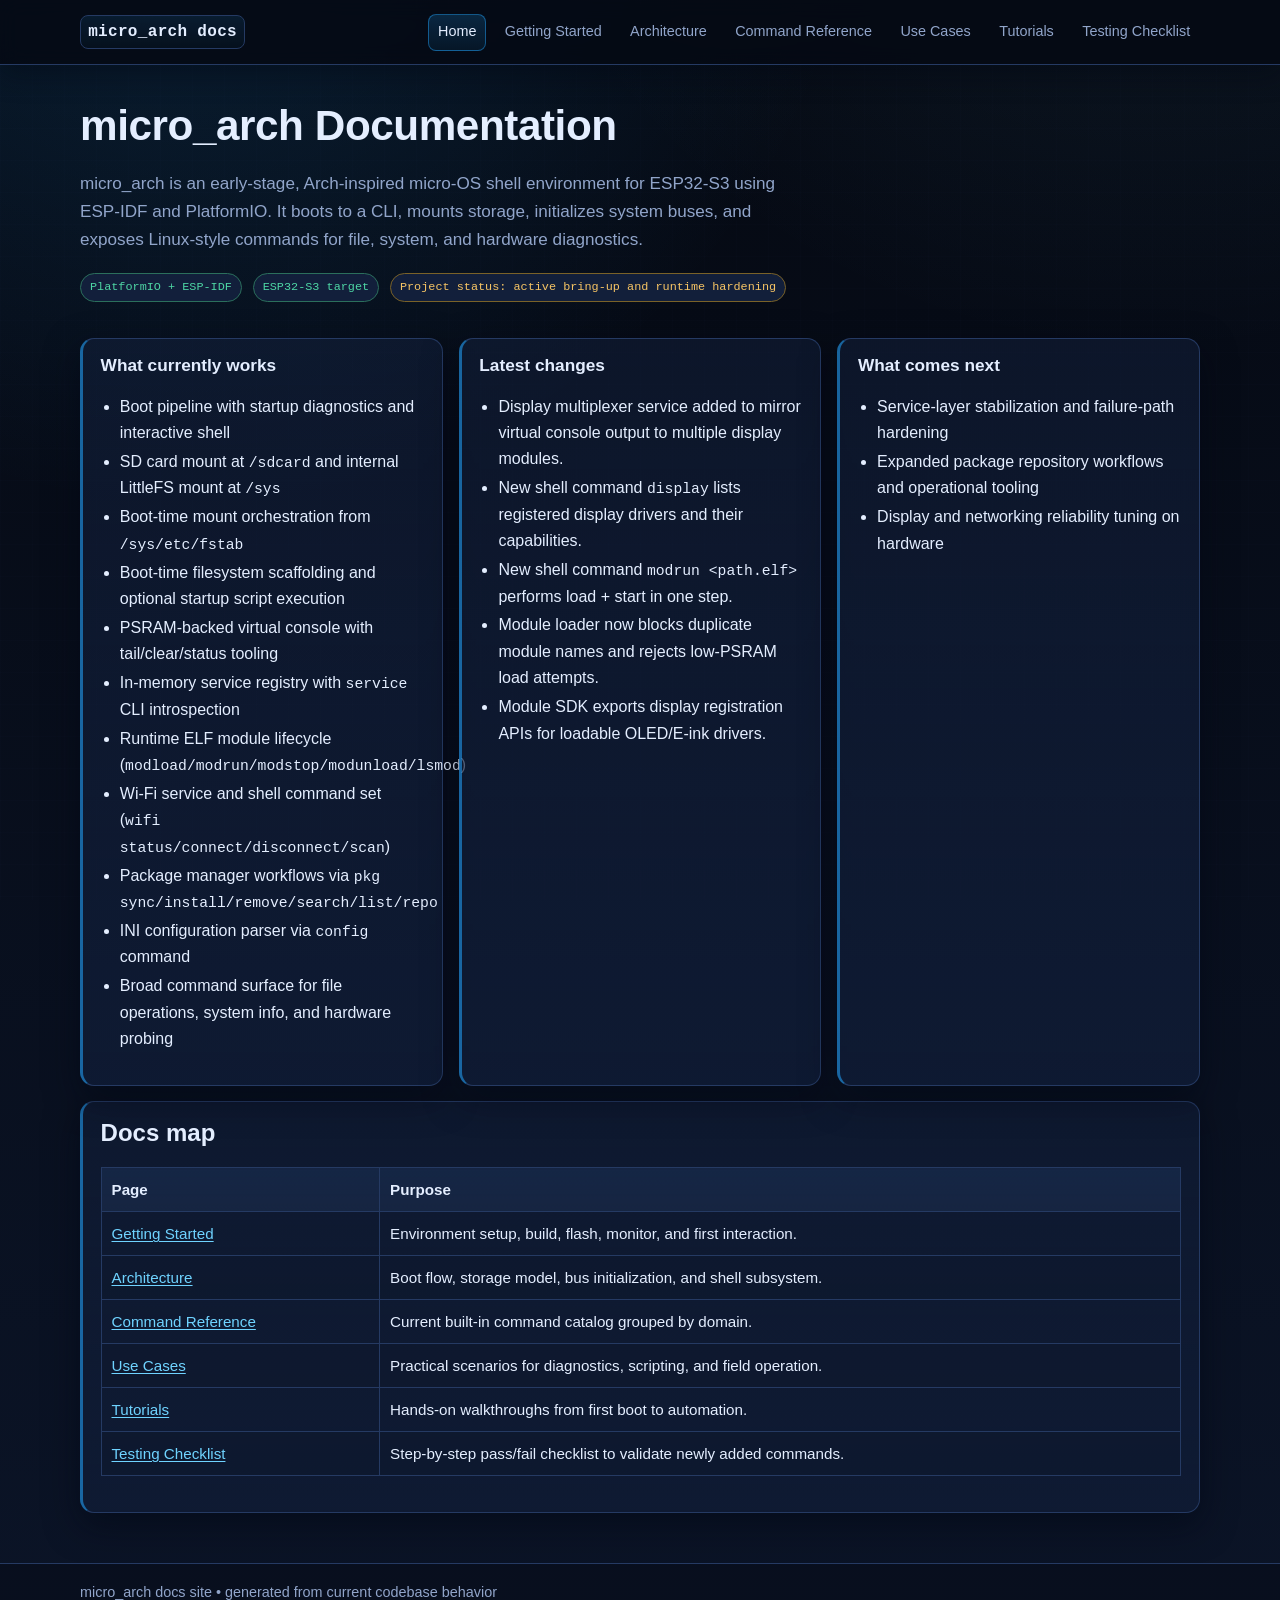
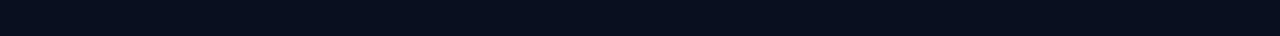
<file: docs-site/index.html>
<!doctype html>
<html lang="en">
<head>
  <meta charset="utf-8">
  <meta name="viewport" content="width=device-width, initial-scale=1">
  <title>micro_arch Documentation</title>
  <link rel="stylesheet" href="styles.css">
</head>
<body>
  <header>
    <div class="container header-row">
      <a class="brand" href="index.html">micro_arch docs</a>
      <nav>
        <a class="active" href="index.html">Home</a>
        <a href="getting-started.html">Getting Started</a>
        <a href="architecture.html">Architecture</a>
        <a href="command-reference.html">Command Reference</a>
        <a href="use-cases.html">Use Cases</a>
        <a href="tutorials.html">Tutorials</a>
        <a href="testing-checklist.html">Testing Checklist</a>
      </nav>
    </div>
  </header>

  <main class="container">
    <h1>micro_arch Documentation</h1>
    <p class="lead">
      micro_arch is an early-stage, Arch-inspired micro-OS shell environment for ESP32-S3 using ESP-IDF and PlatformIO.
      It boots to a CLI, mounts storage, initializes system buses, and exposes Linux-style commands for file, system,
      and hardware diagnostics.
    </p>

    <p>
      <span class="badge ok">PlatformIO + ESP-IDF</span>
      <span class="badge ok">ESP32-S3 target</span>
      <span class="badge warn">Project status: active bring-up and runtime hardening</span>
    </p>

    <section class="grid cols-2">
      <article class="card">
        <h3>What currently works</h3>
        <ul>
          <li>Boot pipeline with startup diagnostics and interactive shell</li>
          <li>SD card mount at <code>/sdcard</code> and internal LittleFS mount at <code>/sys</code></li>
          <li>Boot-time mount orchestration from <code>/sys/etc/fstab</code></li>
          <li>Boot-time filesystem scaffolding and optional startup script execution</li>
           <li>PSRAM-backed virtual console with tail/clear/status tooling</li>
           <li>In-memory service registry with <code>service</code> CLI introspection</li>
           <li>Runtime ELF module lifecycle (<code>modload/modrun/modstop/modunload/lsmod</code>)</li>
           <li>Wi-Fi service and shell command set (<code>wifi status/connect/disconnect/scan</code>)</li>
           <li>Package manager workflows via <code>pkg sync/install/remove/search/list/repo</code></li>
           <li>INI configuration parser via <code>config</code> command</li>
           <li>Broad command surface for file operations, system info, and hardware probing</li>
         </ul>
      </article>

      <article class="card">
        <h3>Latest changes</h3>
        <ul>
          <li>Display multiplexer service added to mirror virtual console output to multiple display modules.</li>
          <li>New shell command <code>display</code> lists registered display drivers and their capabilities.</li>
          <li>New shell command <code>modrun &lt;path.elf&gt;</code> performs load + start in one step.</li>
          <li>Module loader now blocks duplicate module names and rejects low-PSRAM load attempts.</li>
          <li>Module SDK exports display registration APIs for loadable OLED/E-ink drivers.</li>
        </ul>
      </article>

      <article class="card">
        <h3>What comes next</h3>
        <ul>
          <li>Service-layer stabilization and failure-path hardening</li>
          <li>Expanded package repository workflows and operational tooling</li>
          <li>Display and networking reliability tuning on hardware</li>
        </ul>
      </article>
    </section>

    <section class="card">
      <h2>Docs map</h2>
      <table>
        <thead>
          <tr><th>Page</th><th>Purpose</th></tr>
        </thead>
        <tbody>
          <tr><td><a href="getting-started.html">Getting Started</a></td><td>Environment setup, build, flash, monitor, and first interaction.</td></tr>
          <tr><td><a href="architecture.html">Architecture</a></td><td>Boot flow, storage model, bus initialization, and shell subsystem.</td></tr>
          <tr><td><a href="command-reference.html">Command Reference</a></td><td>Current built-in command catalog grouped by domain.</td></tr>
          <tr><td><a href="use-cases.html">Use Cases</a></td><td>Practical scenarios for diagnostics, scripting, and field operation.</td></tr>
          <tr><td><a href="tutorials.html">Tutorials</a></td><td>Hands-on walkthroughs from first boot to automation.</td></tr>
          <tr><td><a href="testing-checklist.html">Testing Checklist</a></td><td>Step-by-step pass/fail checklist to validate newly added commands.</td></tr>
        </tbody>
      </table>
    </section>

  </main>

  <footer>
    <div class="container">micro_arch docs site • generated from current codebase behavior</div>
  </footer>
</body>
</html>
</file>
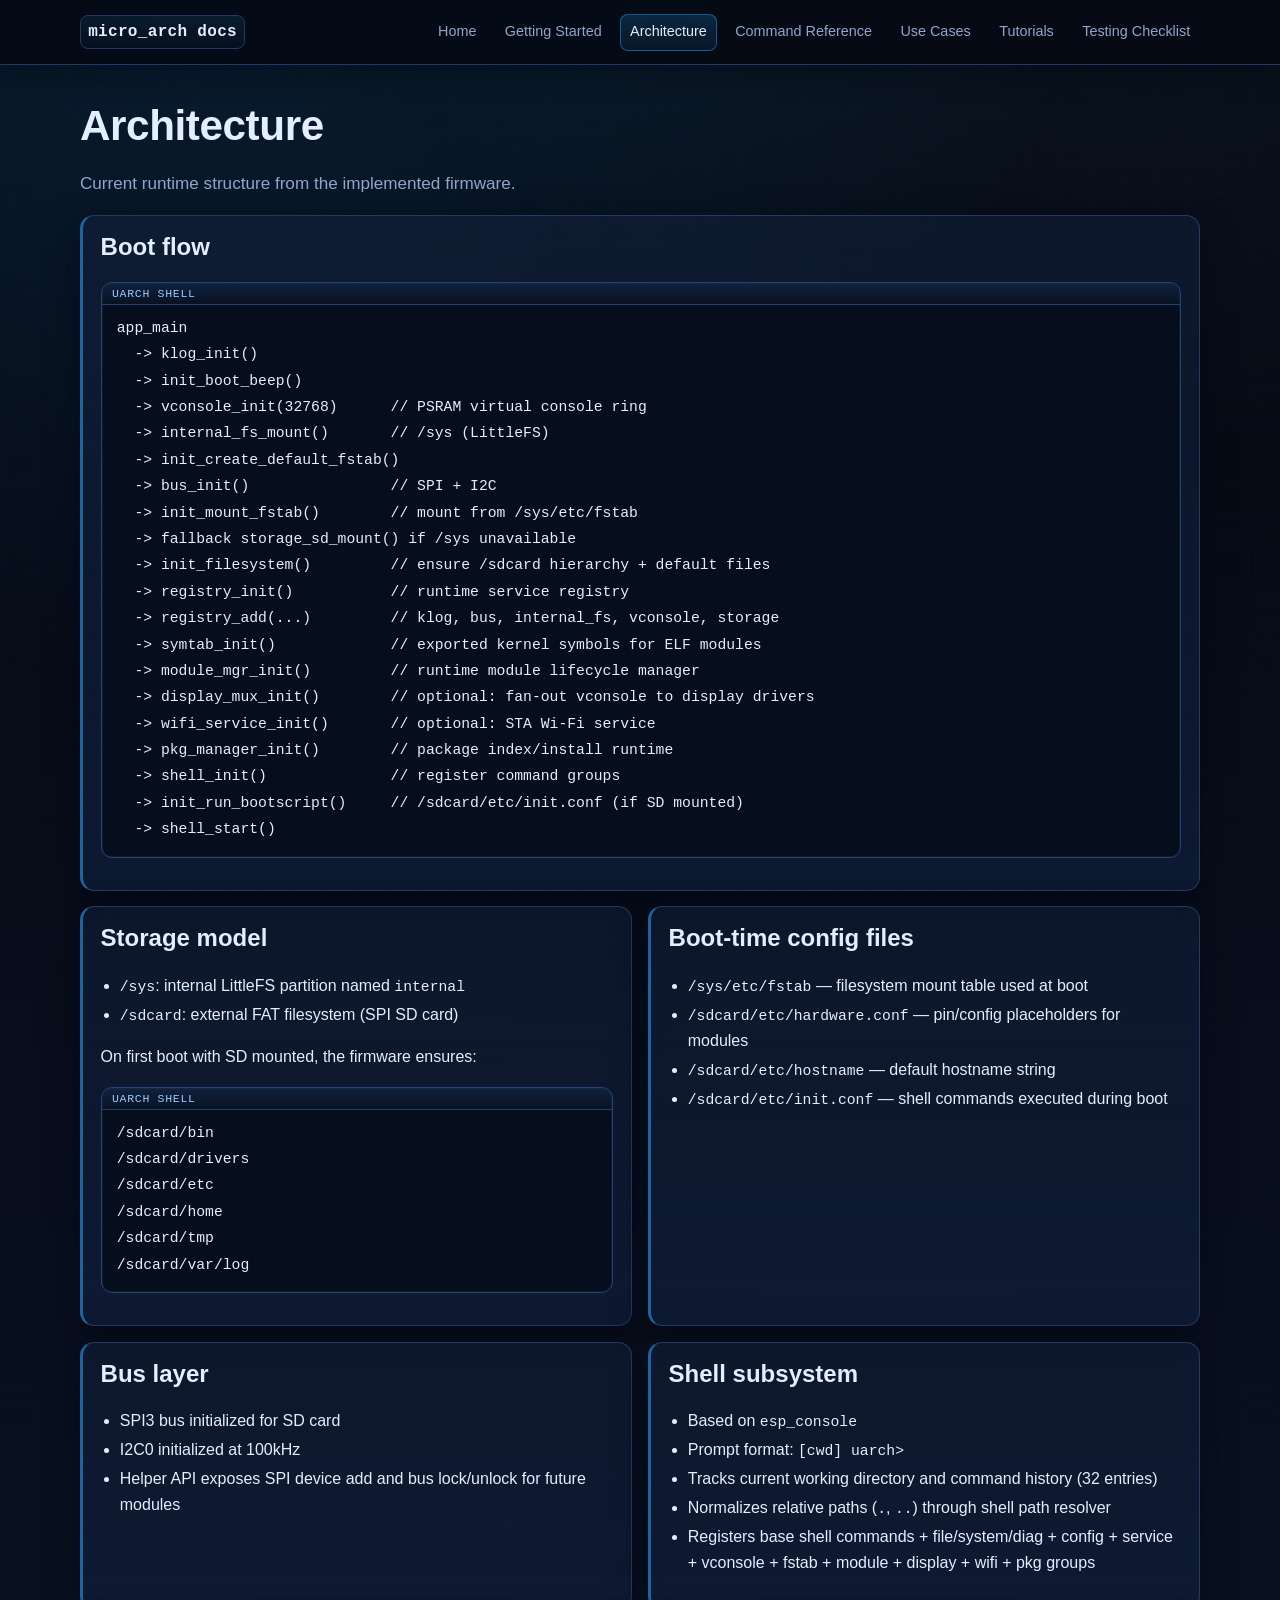
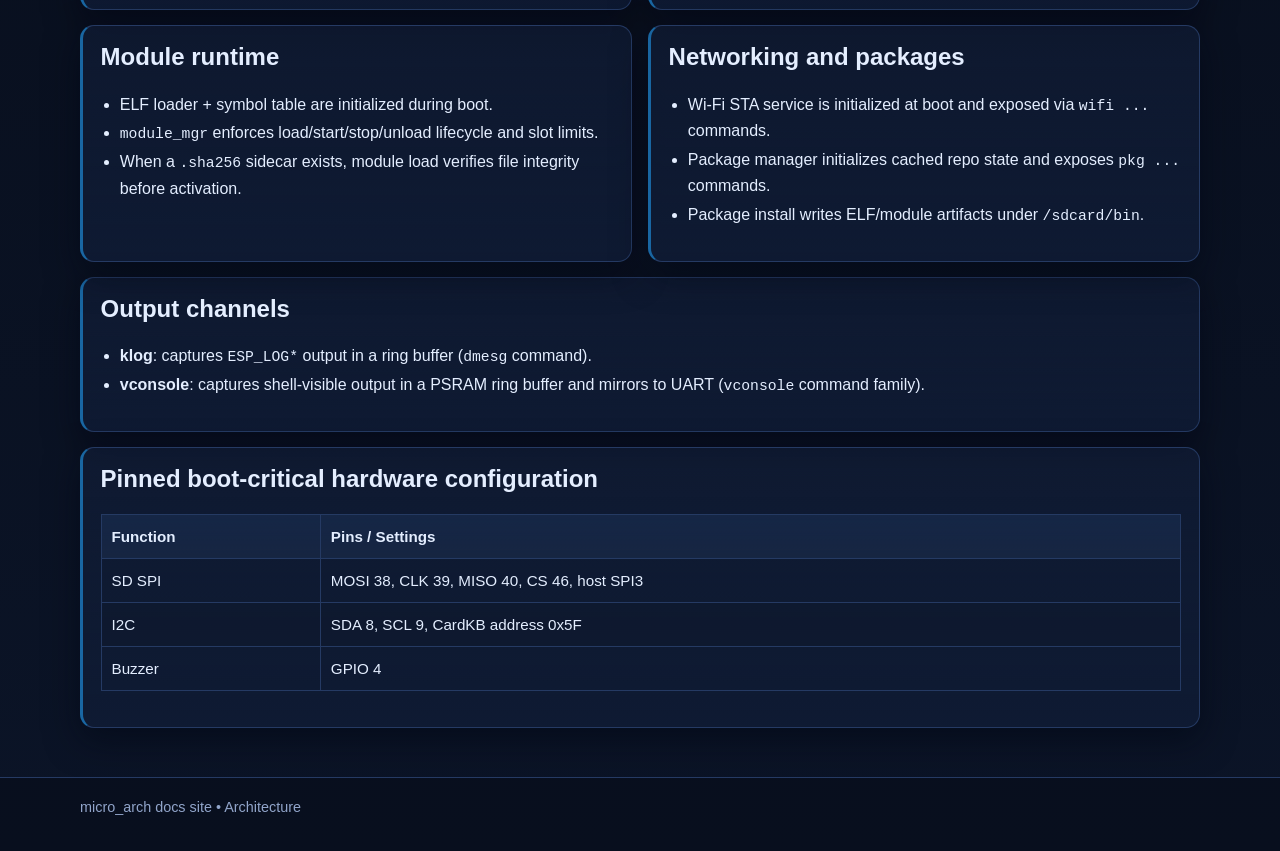
<file: docs-site/architecture.html>
<!doctype html>
<html lang="en">
<head>
  <meta charset="utf-8">
  <meta name="viewport" content="width=device-width, initial-scale=1">
  <title>Architecture • micro_arch</title>
  <link rel="stylesheet" href="styles.css">
</head>
<body>
  <header>
    <div class="container header-row">
      <a class="brand" href="index.html">micro_arch docs</a>
      <nav>
        <a href="index.html">Home</a>
        <a href="getting-started.html">Getting Started</a>
        <a class="active" href="architecture.html">Architecture</a>
        <a href="command-reference.html">Command Reference</a>
        <a href="use-cases.html">Use Cases</a>
        <a href="tutorials.html">Tutorials</a>
        <a href="testing-checklist.html">Testing Checklist</a>
      </nav>
    </div>
  </header>

  <main class="container">
    <h1>Architecture</h1>
    <p class="lead">Current runtime structure from the implemented firmware.</p>

    <section class="card">
      <h2>Boot flow</h2>
      <pre><code>app_main
  -> klog_init()
  -> init_boot_beep()
  -> vconsole_init(32768)      // PSRAM virtual console ring
  -> internal_fs_mount()       // /sys (LittleFS)
  -> init_create_default_fstab()
  -> bus_init()                // SPI + I2C
  -> init_mount_fstab()        // mount from /sys/etc/fstab
  -> fallback storage_sd_mount() if /sys unavailable
  -> init_filesystem()         // ensure /sdcard hierarchy + default files
  -> registry_init()           // runtime service registry
  -> registry_add(...)         // klog, bus, internal_fs, vconsole, storage
  -> symtab_init()             // exported kernel symbols for ELF modules
  -> module_mgr_init()         // runtime module lifecycle manager
  -> display_mux_init()        // optional: fan-out vconsole to display drivers
  -> wifi_service_init()       // optional: STA Wi-Fi service
  -> pkg_manager_init()        // package index/install runtime
  -> shell_init()              // register command groups
  -> init_run_bootscript()     // /sdcard/etc/init.conf (if SD mounted)
  -> shell_start()</code></pre>
    </section>

    <section class="grid cols-2">
      <article class="card">
        <h2>Storage model</h2>
        <ul>
          <li><code>/sys</code>: internal LittleFS partition named <code>internal</code></li>
          <li><code>/sdcard</code>: external FAT filesystem (SPI SD card)</li>
        </ul>
        <p>On first boot with SD mounted, the firmware ensures:</p>
        <pre><code>/sdcard/bin
/sdcard/drivers
/sdcard/etc
/sdcard/home
/sdcard/tmp
/sdcard/var/log</code></pre>
      </article>

      <article class="card">
        <h2>Boot-time config files</h2>
        <ul>
          <li><code>/sys/etc/fstab</code> — filesystem mount table used at boot</li>
          <li><code>/sdcard/etc/hardware.conf</code> — pin/config placeholders for modules</li>
          <li><code>/sdcard/etc/hostname</code> — default hostname string</li>
          <li><code>/sdcard/etc/init.conf</code> — shell commands executed during boot</li>
        </ul>
      </article>
    </section>

    <section class="grid cols-2">
      <article class="card">
        <h2>Bus layer</h2>
        <ul>
          <li>SPI3 bus initialized for SD card</li>
          <li>I2C0 initialized at 100kHz</li>
          <li>Helper API exposes SPI device add and bus lock/unlock for future modules</li>
        </ul>
      </article>

      <article class="card">
        <h2>Shell subsystem</h2>
        <ul>
          <li>Based on <code>esp_console</code></li>
          <li>Prompt format: <code>[cwd] uarch&gt;</code></li>
          <li>Tracks current working directory and command history (32 entries)</li>
          <li>Normalizes relative paths (<code>.</code>, <code>..</code>) through shell path resolver</li>
          <li>Registers base shell commands + file/system/diag + config + service + vconsole + fstab + module + display + wifi + pkg groups</li>
        </ul>
      </article>
    </section>

    <section class="grid cols-2">
      <article class="card">
        <h2>Module runtime</h2>
        <ul>
          <li>ELF loader + symbol table are initialized during boot.</li>
          <li><code>module_mgr</code> enforces load/start/stop/unload lifecycle and slot limits.</li>
          <li>When a <code>.sha256</code> sidecar exists, module load verifies file integrity before activation.</li>
        </ul>
      </article>

      <article class="card">
        <h2>Networking and packages</h2>
        <ul>
          <li>Wi-Fi STA service is initialized at boot and exposed via <code>wifi ...</code> commands.</li>
          <li>Package manager initializes cached repo state and exposes <code>pkg ...</code> commands.</li>
          <li>Package install writes ELF/module artifacts under <code>/sdcard/bin</code>.</li>
        </ul>
      </article>
    </section>

    <section class="card">
      <h2>Output channels</h2>
      <ul>
        <li><strong>klog</strong>: captures <code>ESP_LOG*</code> output in a ring buffer (<code>dmesg</code> command).</li>
        <li><strong>vconsole</strong>: captures shell-visible output in a PSRAM ring buffer and mirrors to UART (<code>vconsole</code> command family).</li>
      </ul>
    </section>

    <section class="card">
      <h2>Pinned boot-critical hardware configuration</h2>
      <table>
        <thead>
          <tr><th>Function</th><th>Pins / Settings</th></tr>
        </thead>
        <tbody>
          <tr><td>SD SPI</td><td>MOSI 38, CLK 39, MISO 40, CS 46, host SPI3</td></tr>
          <tr><td>I2C</td><td>SDA 8, SCL 9, CardKB address 0x5F</td></tr>
          <tr><td>Buzzer</td><td>GPIO 4</td></tr>
        </tbody>
      </table>
    </section>
  </main>

  <footer>
    <div class="container">micro_arch docs site • Architecture</div>
  </footer>
</body>
</html>
</file>
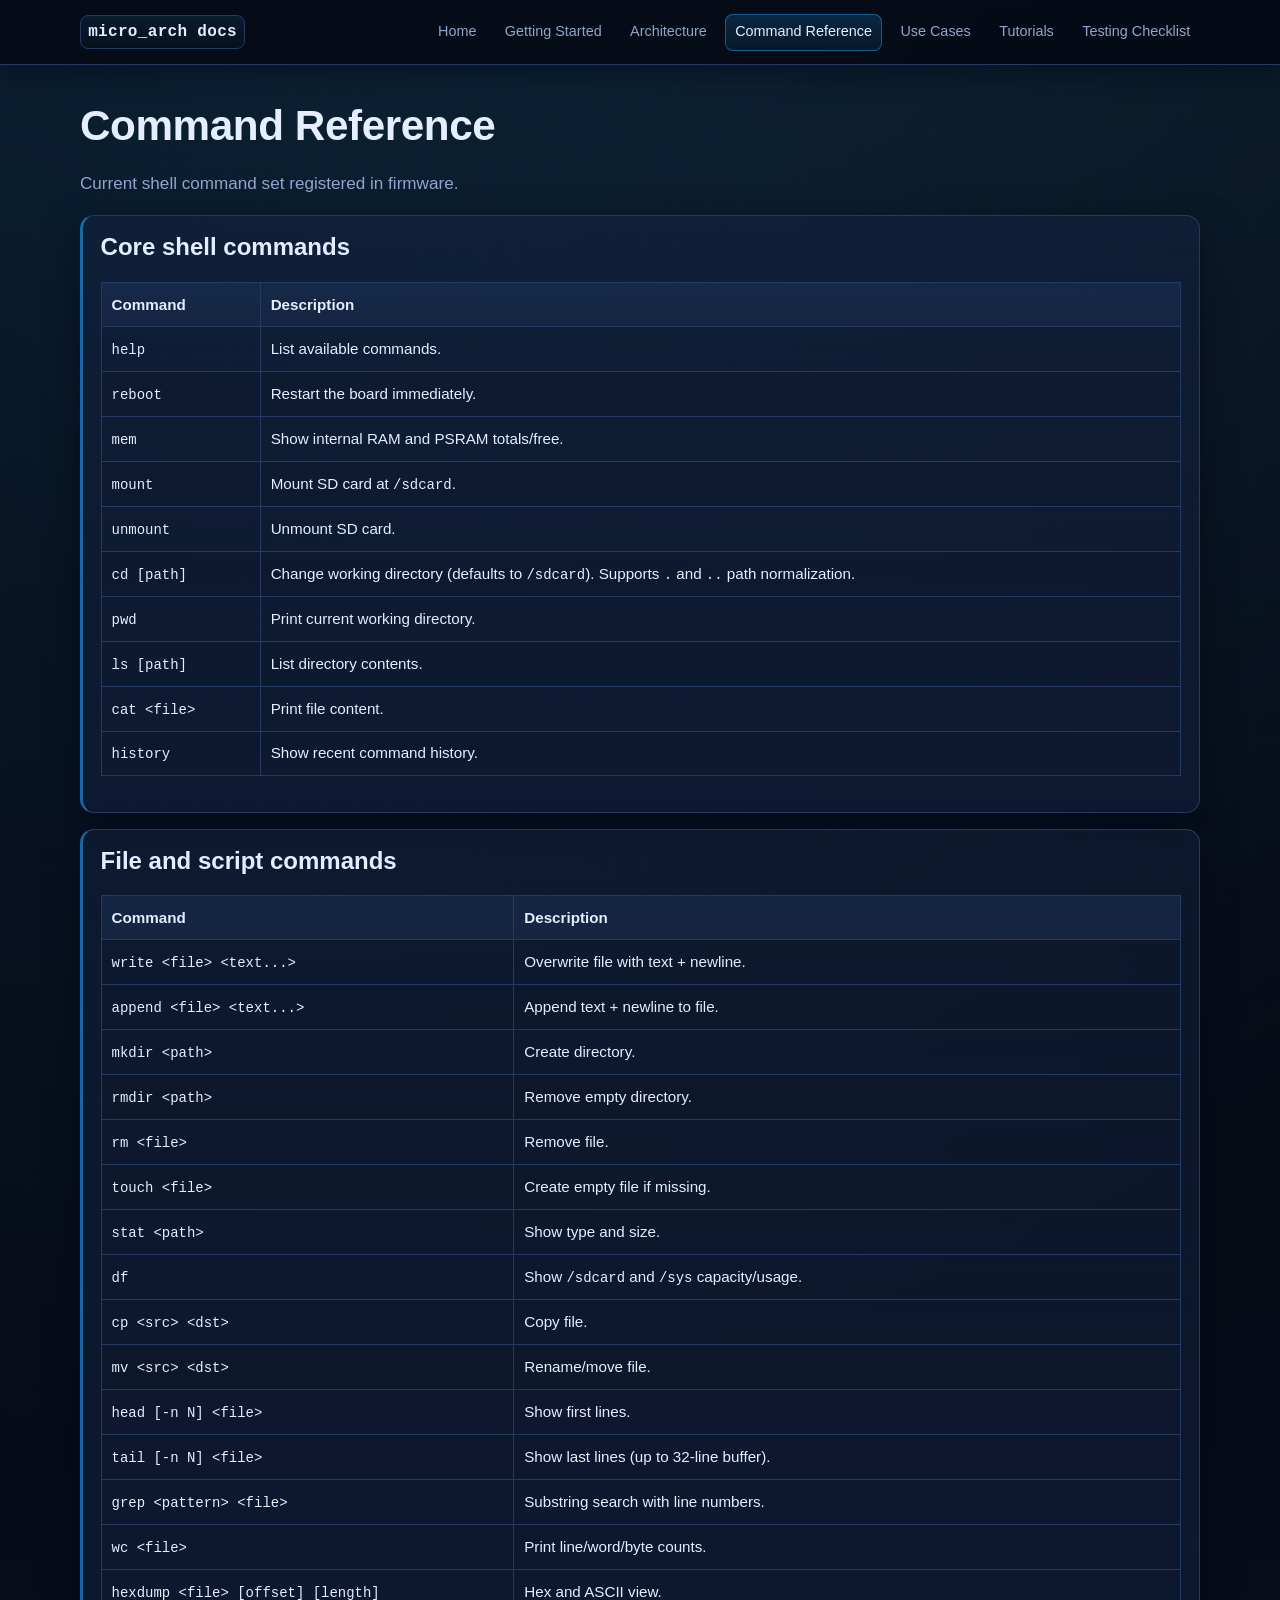
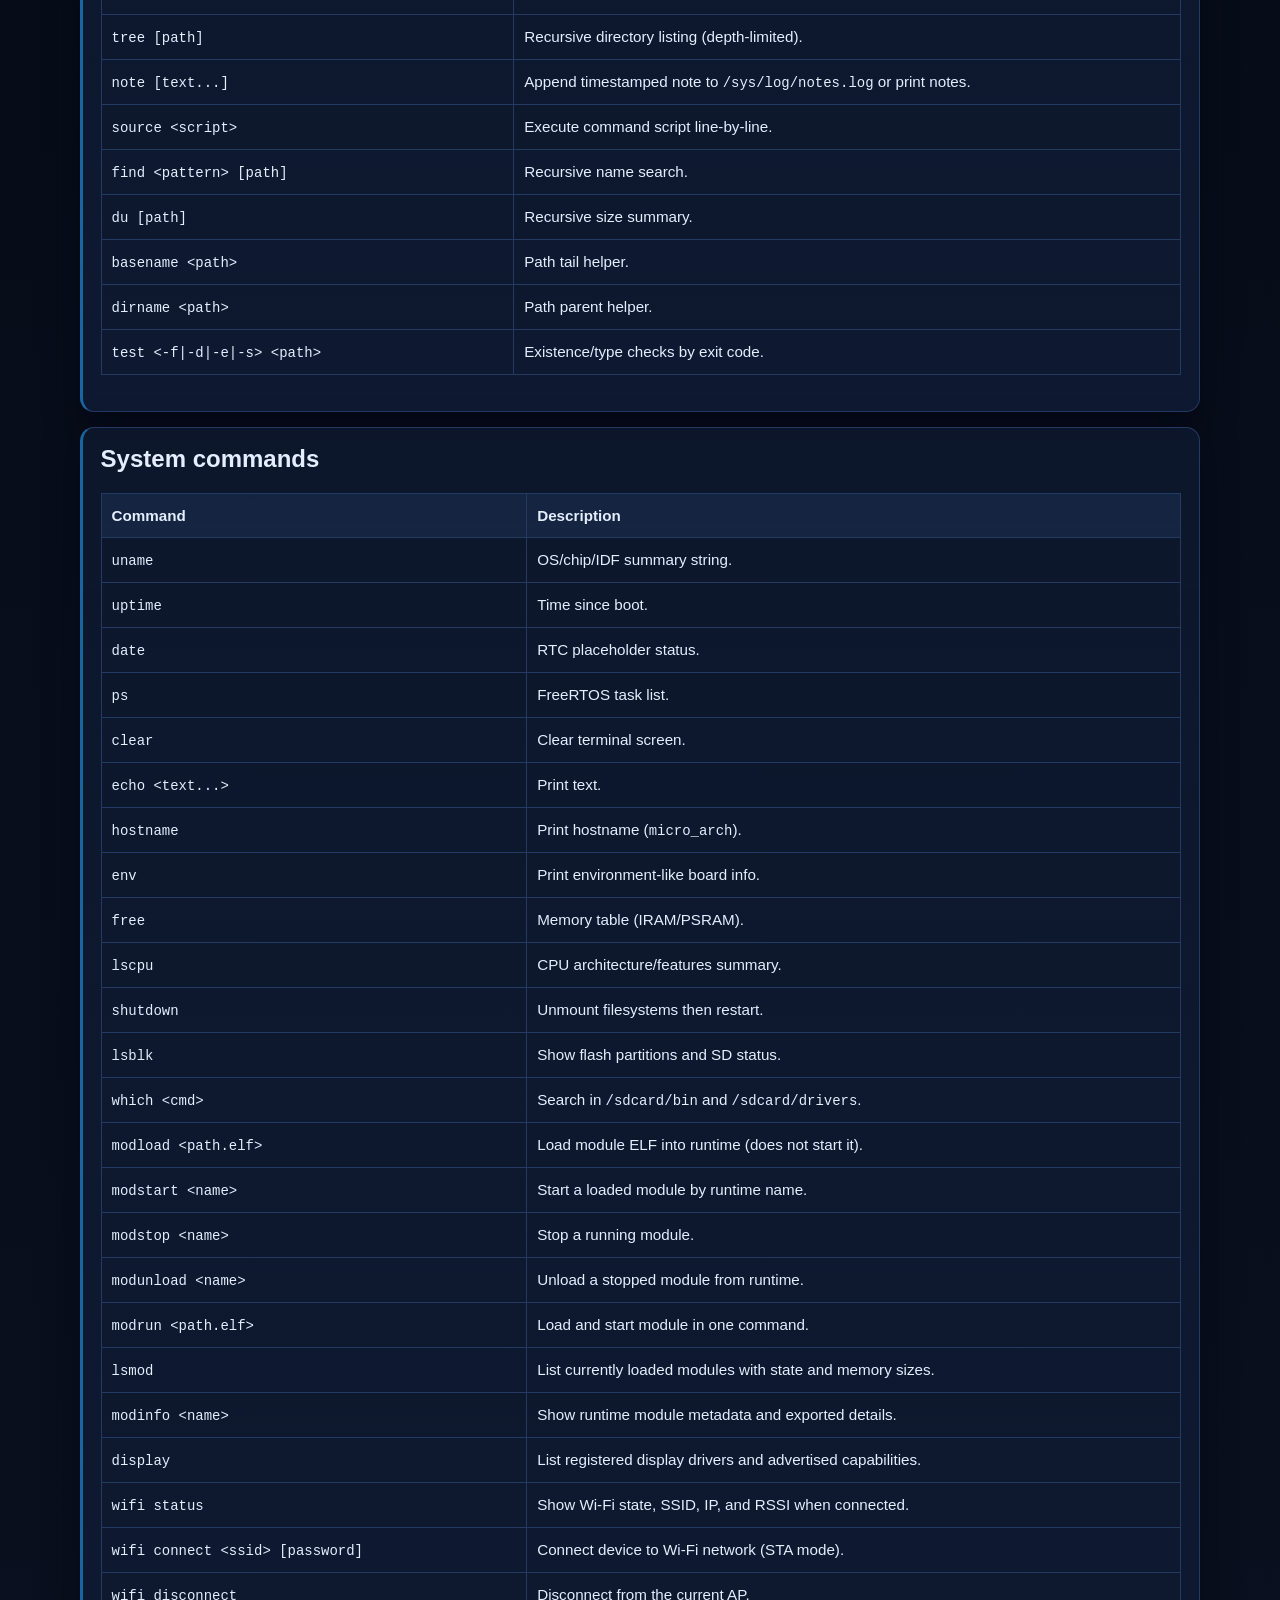
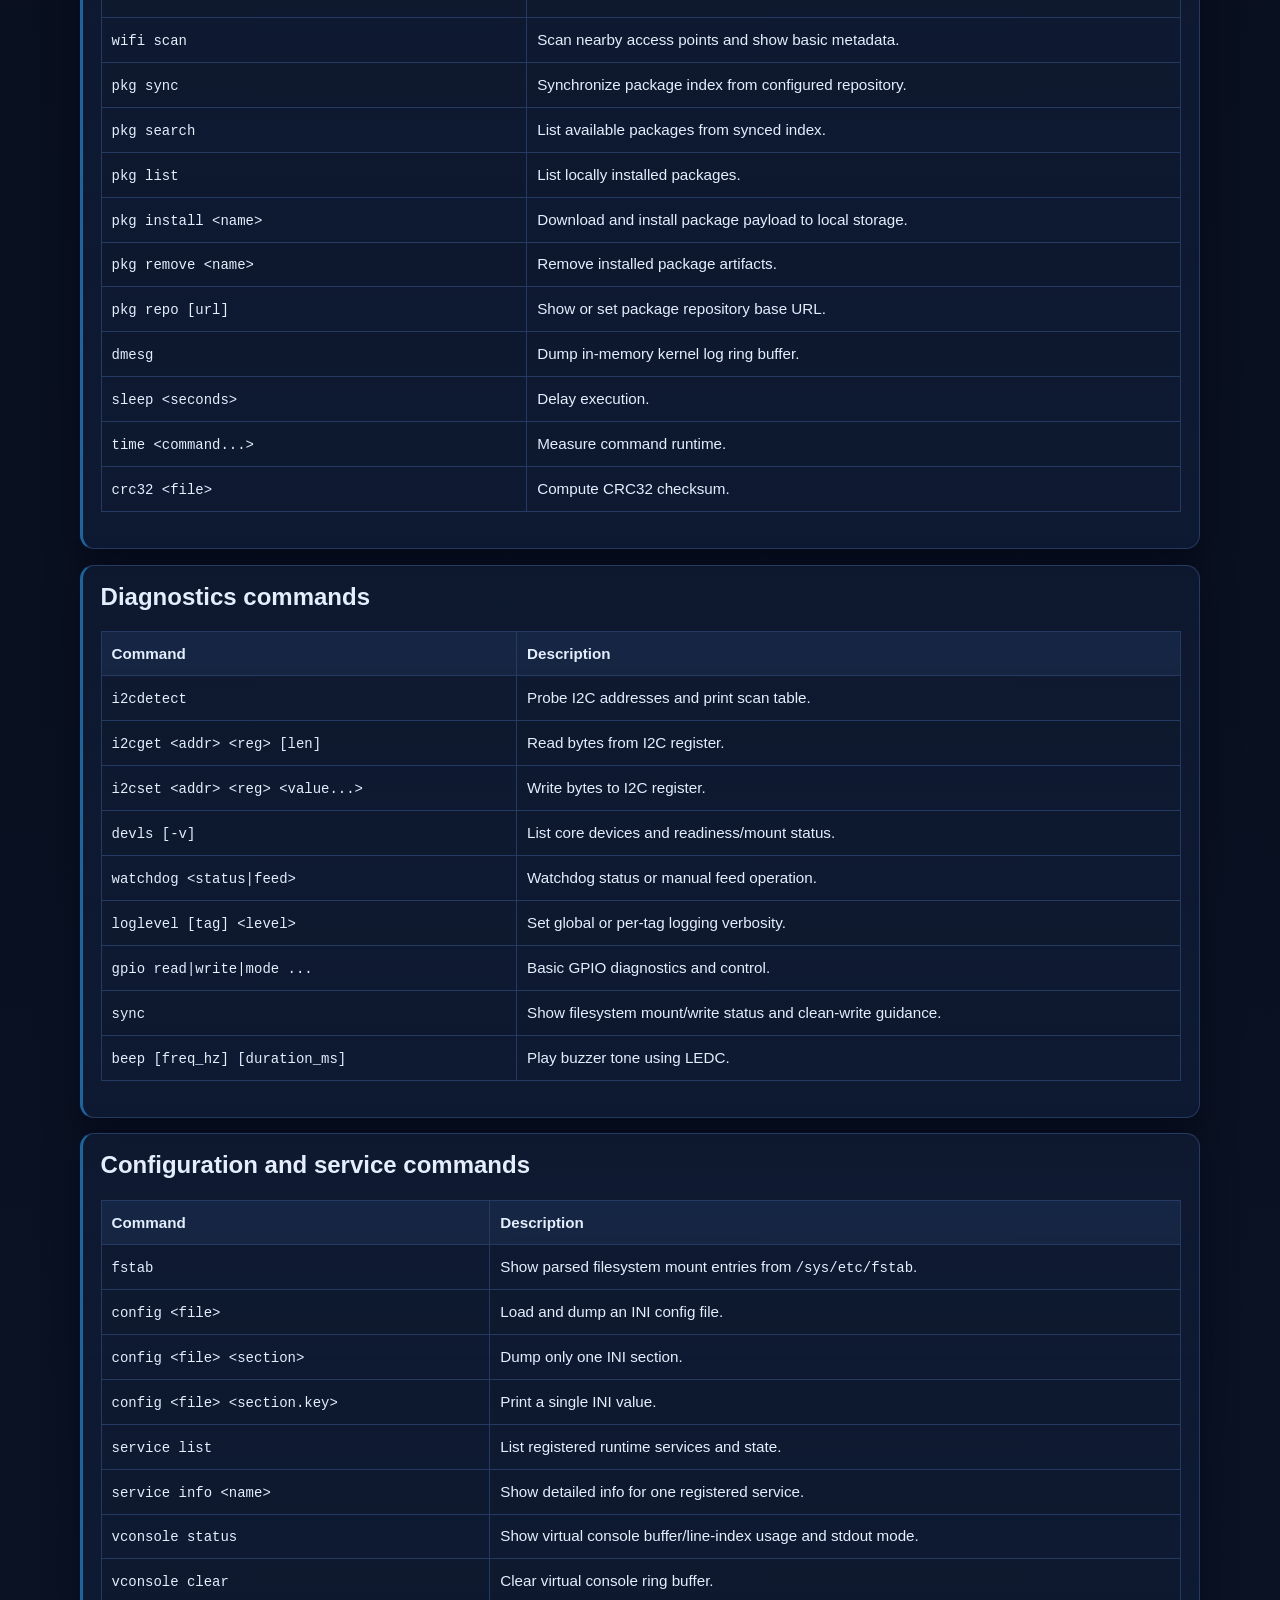
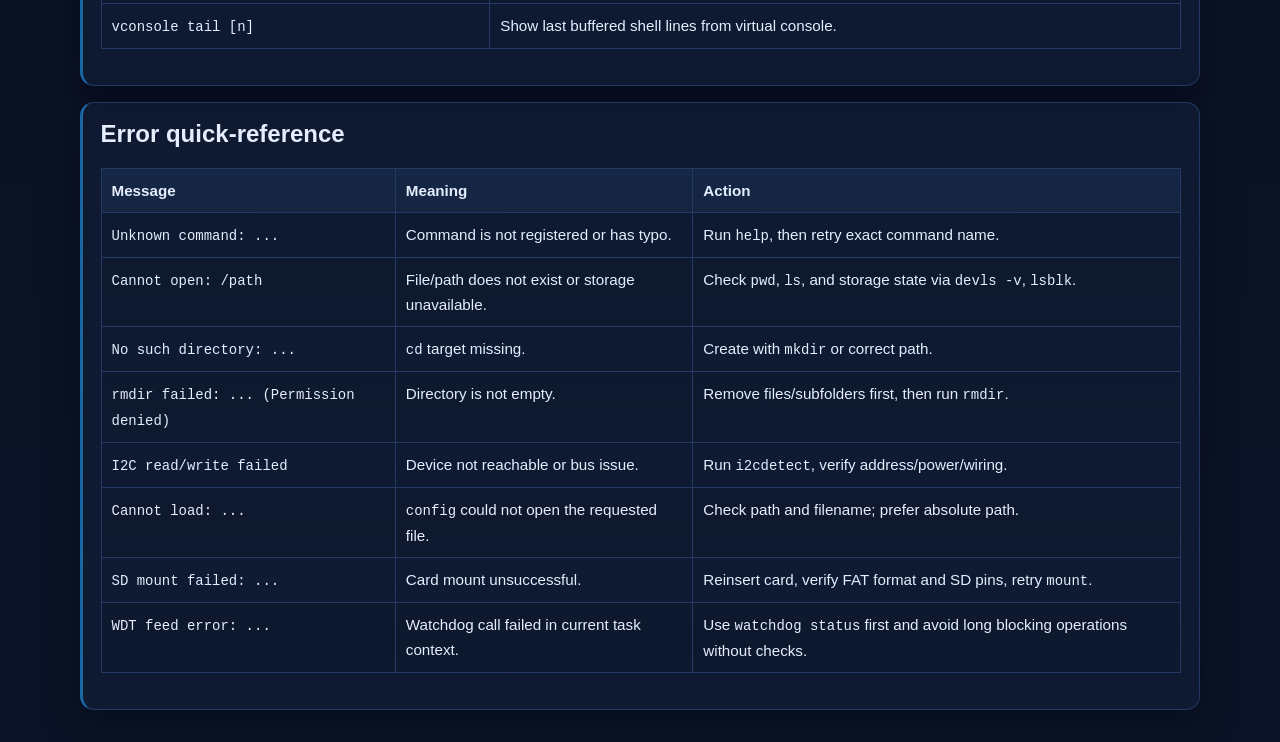
<file: docs-site/command-reference.html>
<!doctype html>
<html lang="en">
<head>
  <meta charset="utf-8">
  <meta name="viewport" content="width=device-width, initial-scale=1">
  <title>Command Reference • micro_arch</title>
  <link rel="stylesheet" href="styles.css">
</head>
<body>
  <header>
    <div class="container header-row">
      <a class="brand" href="index.html">micro_arch docs</a>
      <nav>
        <a href="index.html">Home</a>
        <a href="getting-started.html">Getting Started</a>
        <a href="architecture.html">Architecture</a>
        <a class="active" href="command-reference.html">Command Reference</a>
        <a href="use-cases.html">Use Cases</a>
        <a href="tutorials.html">Tutorials</a>
        <a href="testing-checklist.html">Testing Checklist</a>
      </nav>
    </div>
  </header>

  <main class="container">
    <h1>Command Reference</h1>
    <p class="lead">Current shell command set registered in firmware.</p>

    <section class="card">
      <h2>Core shell commands</h2>
      <table>
        <thead><tr><th>Command</th><th>Description</th></tr></thead>
        <tbody>
          <tr><td><code>help</code></td><td>List available commands.</td></tr>
          <tr><td><code>reboot</code></td><td>Restart the board immediately.</td></tr>
          <tr><td><code>mem</code></td><td>Show internal RAM and PSRAM totals/free.</td></tr>
          <tr><td><code>mount</code></td><td>Mount SD card at <code>/sdcard</code>.</td></tr>
          <tr><td><code>unmount</code></td><td>Unmount SD card.</td></tr>
          <tr><td><code>cd [path]</code></td><td>Change working directory (defaults to <code>/sdcard</code>). Supports <code>.</code> and <code>..</code> path normalization.</td></tr>
          <tr><td><code>pwd</code></td><td>Print current working directory.</td></tr>
          <tr><td><code>ls [path]</code></td><td>List directory contents.</td></tr>
          <tr><td><code>cat &lt;file&gt;</code></td><td>Print file content.</td></tr>
          <tr><td><code>history</code></td><td>Show recent command history.</td></tr>
        </tbody>
      </table>
    </section>

    <section class="card">
      <h2>File and script commands</h2>
      <table>
        <thead><tr><th>Command</th><th>Description</th></tr></thead>
        <tbody>
          <tr><td><code>write &lt;file&gt; &lt;text...&gt;</code></td><td>Overwrite file with text + newline.</td></tr>
          <tr><td><code>append &lt;file&gt; &lt;text...&gt;</code></td><td>Append text + newline to file.</td></tr>
          <tr><td><code>mkdir &lt;path&gt;</code></td><td>Create directory.</td></tr>
          <tr><td><code>rmdir &lt;path&gt;</code></td><td>Remove empty directory.</td></tr>
          <tr><td><code>rm &lt;file&gt;</code></td><td>Remove file.</td></tr>
          <tr><td><code>touch &lt;file&gt;</code></td><td>Create empty file if missing.</td></tr>
          <tr><td><code>stat &lt;path&gt;</code></td><td>Show type and size.</td></tr>
          <tr><td><code>df</code></td><td>Show <code>/sdcard</code> and <code>/sys</code> capacity/usage.</td></tr>
          <tr><td><code>cp &lt;src&gt; &lt;dst&gt;</code></td><td>Copy file.</td></tr>
          <tr><td><code>mv &lt;src&gt; &lt;dst&gt;</code></td><td>Rename/move file.</td></tr>
          <tr><td><code>head [-n N] &lt;file&gt;</code></td><td>Show first lines.</td></tr>
          <tr><td><code>tail [-n N] &lt;file&gt;</code></td><td>Show last lines (up to 32-line buffer).</td></tr>
          <tr><td><code>grep &lt;pattern&gt; &lt;file&gt;</code></td><td>Substring search with line numbers.</td></tr>
          <tr><td><code>wc &lt;file&gt;</code></td><td>Print line/word/byte counts.</td></tr>
          <tr><td><code>hexdump &lt;file&gt; [offset] [length]</code></td><td>Hex and ASCII view.</td></tr>
          <tr><td><code>tree [path]</code></td><td>Recursive directory listing (depth-limited).</td></tr>
          <tr><td><code>note [text...]</code></td><td>Append timestamped note to <code>/sys/log/notes.log</code> or print notes.</td></tr>
          <tr><td><code>source &lt;script&gt;</code></td><td>Execute command script line-by-line.</td></tr>
          <tr><td><code>find &lt;pattern&gt; [path]</code></td><td>Recursive name search.</td></tr>
          <tr><td><code>du [path]</code></td><td>Recursive size summary.</td></tr>
          <tr><td><code>basename &lt;path&gt;</code></td><td>Path tail helper.</td></tr>
          <tr><td><code>dirname &lt;path&gt;</code></td><td>Path parent helper.</td></tr>
          <tr><td><code>test &lt;-f|-d|-e|-s&gt; &lt;path&gt;</code></td><td>Existence/type checks by exit code.</td></tr>
        </tbody>
      </table>
    </section>

    <section class="card">
      <h2>System commands</h2>
      <table>
        <thead><tr><th>Command</th><th>Description</th></tr></thead>
        <tbody>
          <tr><td><code>uname</code></td><td>OS/chip/IDF summary string.</td></tr>
          <tr><td><code>uptime</code></td><td>Time since boot.</td></tr>
          <tr><td><code>date</code></td><td>RTC placeholder status.</td></tr>
          <tr><td><code>ps</code></td><td>FreeRTOS task list.</td></tr>
          <tr><td><code>clear</code></td><td>Clear terminal screen.</td></tr>
          <tr><td><code>echo &lt;text...&gt;</code></td><td>Print text.</td></tr>
          <tr><td><code>hostname</code></td><td>Print hostname (<code>micro_arch</code>).</td></tr>
          <tr><td><code>env</code></td><td>Print environment-like board info.</td></tr>
          <tr><td><code>free</code></td><td>Memory table (IRAM/PSRAM).</td></tr>
          <tr><td><code>lscpu</code></td><td>CPU architecture/features summary.</td></tr>
          <tr><td><code>shutdown</code></td><td>Unmount filesystems then restart.</td></tr>
          <tr><td><code>lsblk</code></td><td>Show flash partitions and SD status.</td></tr>
          <tr><td><code>which &lt;cmd&gt;</code></td><td>Search in <code>/sdcard/bin</code> and <code>/sdcard/drivers</code>.</td></tr>
          <tr><td><code>modload &lt;path.elf&gt;</code></td><td>Load module ELF into runtime (does not start it).</td></tr>
          <tr><td><code>modstart &lt;name&gt;</code></td><td>Start a loaded module by runtime name.</td></tr>
          <tr><td><code>modstop &lt;name&gt;</code></td><td>Stop a running module.</td></tr>
          <tr><td><code>modunload &lt;name&gt;</code></td><td>Unload a stopped module from runtime.</td></tr>
          <tr><td><code>modrun &lt;path.elf&gt;</code></td><td>Load and start module in one command.</td></tr>
          <tr><td><code>lsmod</code></td><td>List currently loaded modules with state and memory sizes.</td></tr>
          <tr><td><code>modinfo &lt;name&gt;</code></td><td>Show runtime module metadata and exported details.</td></tr>
          <tr><td><code>display</code></td><td>List registered display drivers and advertised capabilities.</td></tr>
          <tr><td><code>wifi status</code></td><td>Show Wi-Fi state, SSID, IP, and RSSI when connected.</td></tr>
          <tr><td><code>wifi connect &lt;ssid&gt; [password]</code></td><td>Connect device to Wi-Fi network (STA mode).</td></tr>
          <tr><td><code>wifi disconnect</code></td><td>Disconnect from the current AP.</td></tr>
          <tr><td><code>wifi scan</code></td><td>Scan nearby access points and show basic metadata.</td></tr>
          <tr><td><code>pkg sync</code></td><td>Synchronize package index from configured repository.</td></tr>
          <tr><td><code>pkg search</code></td><td>List available packages from synced index.</td></tr>
          <tr><td><code>pkg list</code></td><td>List locally installed packages.</td></tr>
          <tr><td><code>pkg install &lt;name&gt;</code></td><td>Download and install package payload to local storage.</td></tr>
          <tr><td><code>pkg remove &lt;name&gt;</code></td><td>Remove installed package artifacts.</td></tr>
          <tr><td><code>pkg repo [url]</code></td><td>Show or set package repository base URL.</td></tr>
          <tr><td><code>dmesg</code></td><td>Dump in-memory kernel log ring buffer.</td></tr>
          <tr><td><code>sleep &lt;seconds&gt;</code></td><td>Delay execution.</td></tr>
          <tr><td><code>time &lt;command...&gt;</code></td><td>Measure command runtime.</td></tr>
          <tr><td><code>crc32 &lt;file&gt;</code></td><td>Compute CRC32 checksum.</td></tr>
        </tbody>
      </table>
    </section>

    <section class="card">
      <h2>Diagnostics commands</h2>
      <table>
        <thead><tr><th>Command</th><th>Description</th></tr></thead>
        <tbody>
          <tr><td><code>i2cdetect</code></td><td>Probe I2C addresses and print scan table.</td></tr>
          <tr><td><code>i2cget &lt;addr&gt; &lt;reg&gt; [len]</code></td><td>Read bytes from I2C register.</td></tr>
          <tr><td><code>i2cset &lt;addr&gt; &lt;reg&gt; &lt;value...&gt;</code></td><td>Write bytes to I2C register.</td></tr>
          <tr><td><code>devls [-v]</code></td><td>List core devices and readiness/mount status.</td></tr>
          <tr><td><code>watchdog &lt;status|feed&gt;</code></td><td>Watchdog status or manual feed operation.</td></tr>
          <tr><td><code>loglevel [tag] &lt;level&gt;</code></td><td>Set global or per-tag logging verbosity.</td></tr>
          <tr><td><code>gpio read|write|mode ...</code></td><td>Basic GPIO diagnostics and control.</td></tr>
          <tr><td><code>sync</code></td><td>Show filesystem mount/write status and clean-write guidance.</td></tr>
          <tr><td><code>beep [freq_hz] [duration_ms]</code></td><td>Play buzzer tone using LEDC.</td></tr>
        </tbody>
      </table>
    </section>

    <section class="card">
      <h2>Configuration and service commands</h2>
      <table>
        <thead><tr><th>Command</th><th>Description</th></tr></thead>
        <tbody>
          <tr><td><code>fstab</code></td><td>Show parsed filesystem mount entries from <code>/sys/etc/fstab</code>.</td></tr>
          <tr><td><code>config &lt;file&gt;</code></td><td>Load and dump an INI config file.</td></tr>
          <tr><td><code>config &lt;file&gt; &lt;section&gt;</code></td><td>Dump only one INI section.</td></tr>
          <tr><td><code>config &lt;file&gt; &lt;section.key&gt;</code></td><td>Print a single INI value.</td></tr>
          <tr><td><code>service list</code></td><td>List registered runtime services and state.</td></tr>
          <tr><td><code>service info &lt;name&gt;</code></td><td>Show detailed info for one registered service.</td></tr>
          <tr><td><code>vconsole status</code></td><td>Show virtual console buffer/line-index usage and stdout mode.</td></tr>
          <tr><td><code>vconsole clear</code></td><td>Clear virtual console ring buffer.</td></tr>
          <tr><td><code>vconsole tail [n]</code></td><td>Show last buffered shell lines from virtual console.</td></tr>
        </tbody>
      </table>
    </section>

    <section class="card">
      <h2>Error quick-reference</h2>
      <table>
        <thead><tr><th>Message</th><th>Meaning</th><th>Action</th></tr></thead>
        <tbody>
          <tr><td><code>Unknown command: ...</code></td><td>Command is not registered or has typo.</td><td>Run <code>help</code>, then retry exact command name.</td></tr>
          <tr><td><code>Cannot open: /path</code></td><td>File/path does not exist or storage unavailable.</td><td>Check <code>pwd</code>, <code>ls</code>, and storage state via <code>devls -v</code>, <code>lsblk</code>.</td></tr>
          <tr><td><code>No such directory: ...</code></td><td><code>cd</code> target missing.</td><td>Create with <code>mkdir</code> or correct path.</td></tr>
          <tr><td><code>rmdir failed: ... (Permission denied)</code></td><td>Directory is not empty.</td><td>Remove files/subfolders first, then run <code>rmdir</code>.</td></tr>
          <tr><td><code>I2C read/write failed</code></td><td>Device not reachable or bus issue.</td><td>Run <code>i2cdetect</code>, verify address/power/wiring.</td></tr>
          <tr><td><code>Cannot load: ...</code></td><td><code>config</code> could not open the requested file.</td><td>Check path and filename; prefer absolute path.</td></tr>
          <tr><td><code>SD mount failed: ...</code></td><td>Card mount unsuccessful.</td><td>Reinsert card, verify FAT format and SD pins, retry <code>mount</code>.</td></tr>
          <tr><td><code>WDT feed error: ...</code></td><td>Watchdog call failed in current task context.</td><td>Use <code>watchdog status</code> first and avoid long blocking operations without checks.</td></tr>
        </tbody>
      </table>
    </section>
  </main>

  <footer>
    <div class="container">micro_arch docs site • Command Reference</div>
  </footer>
</body>
</html>
</file>
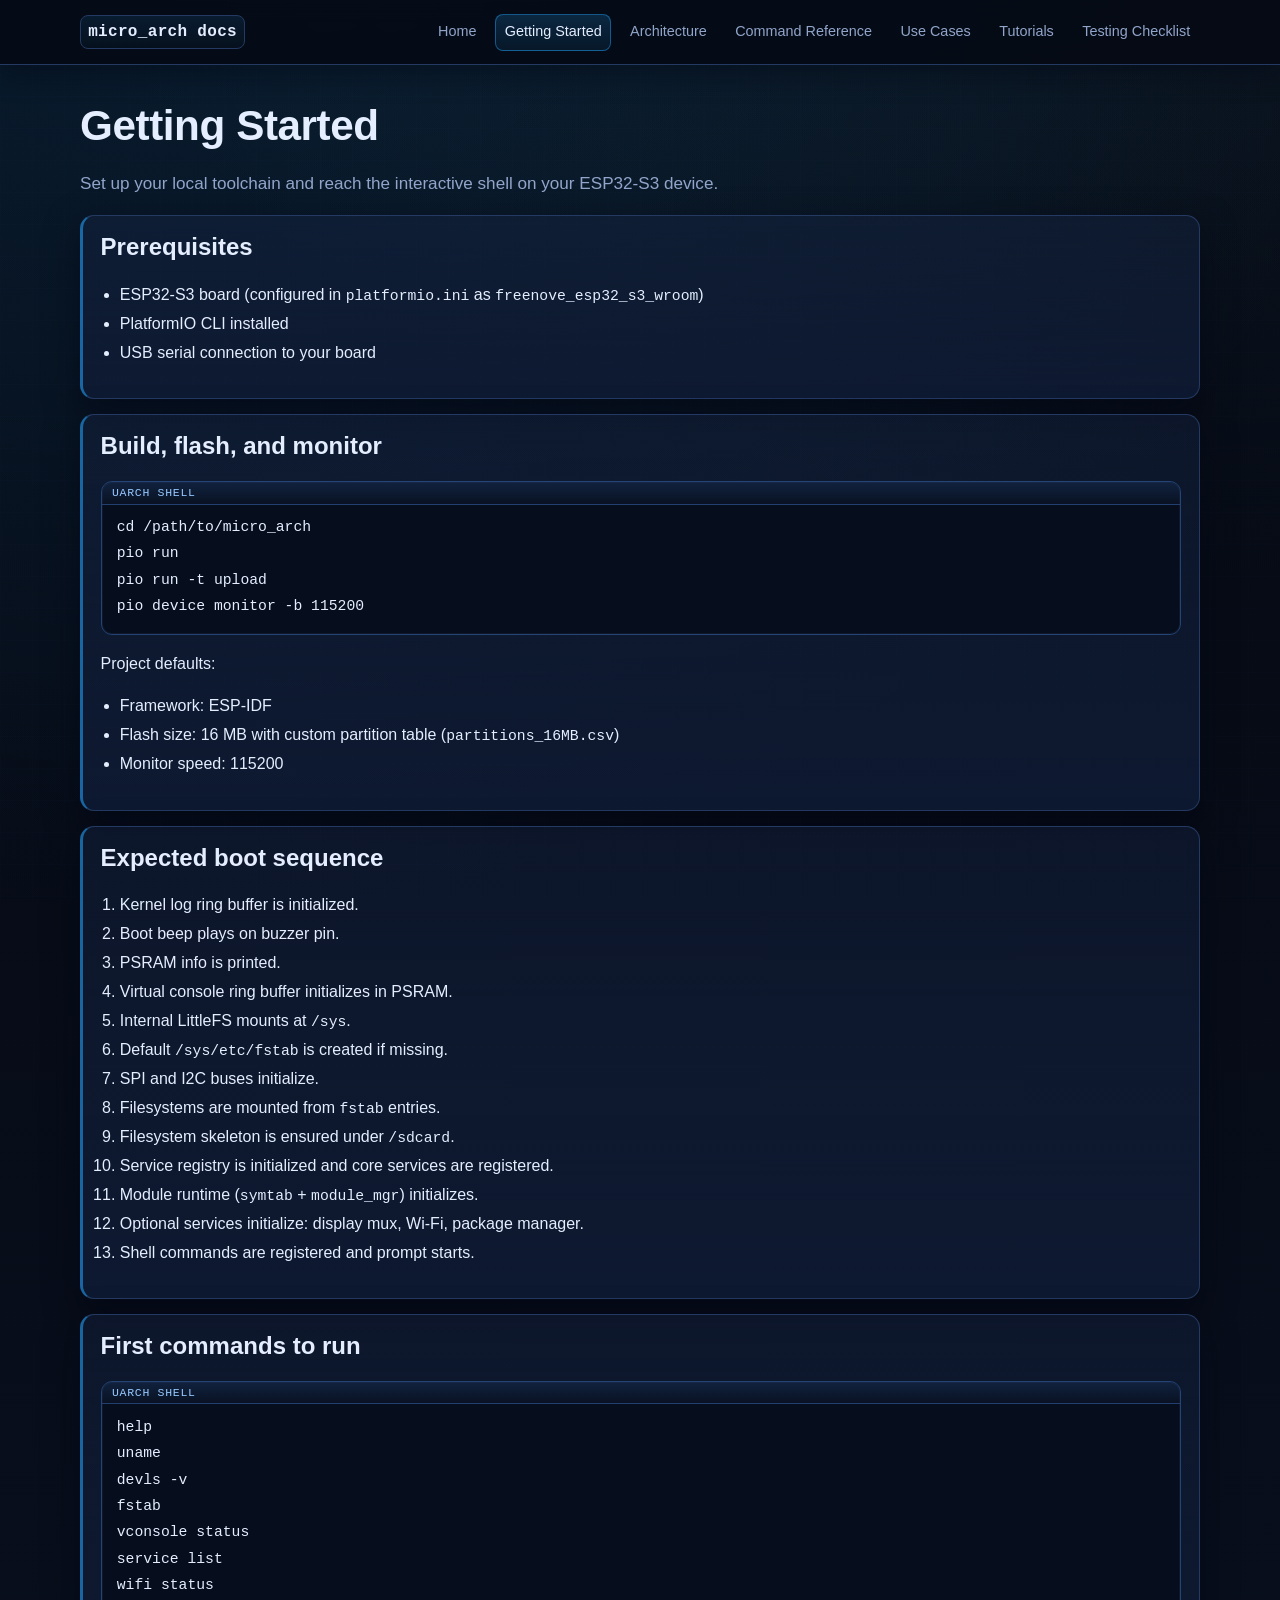
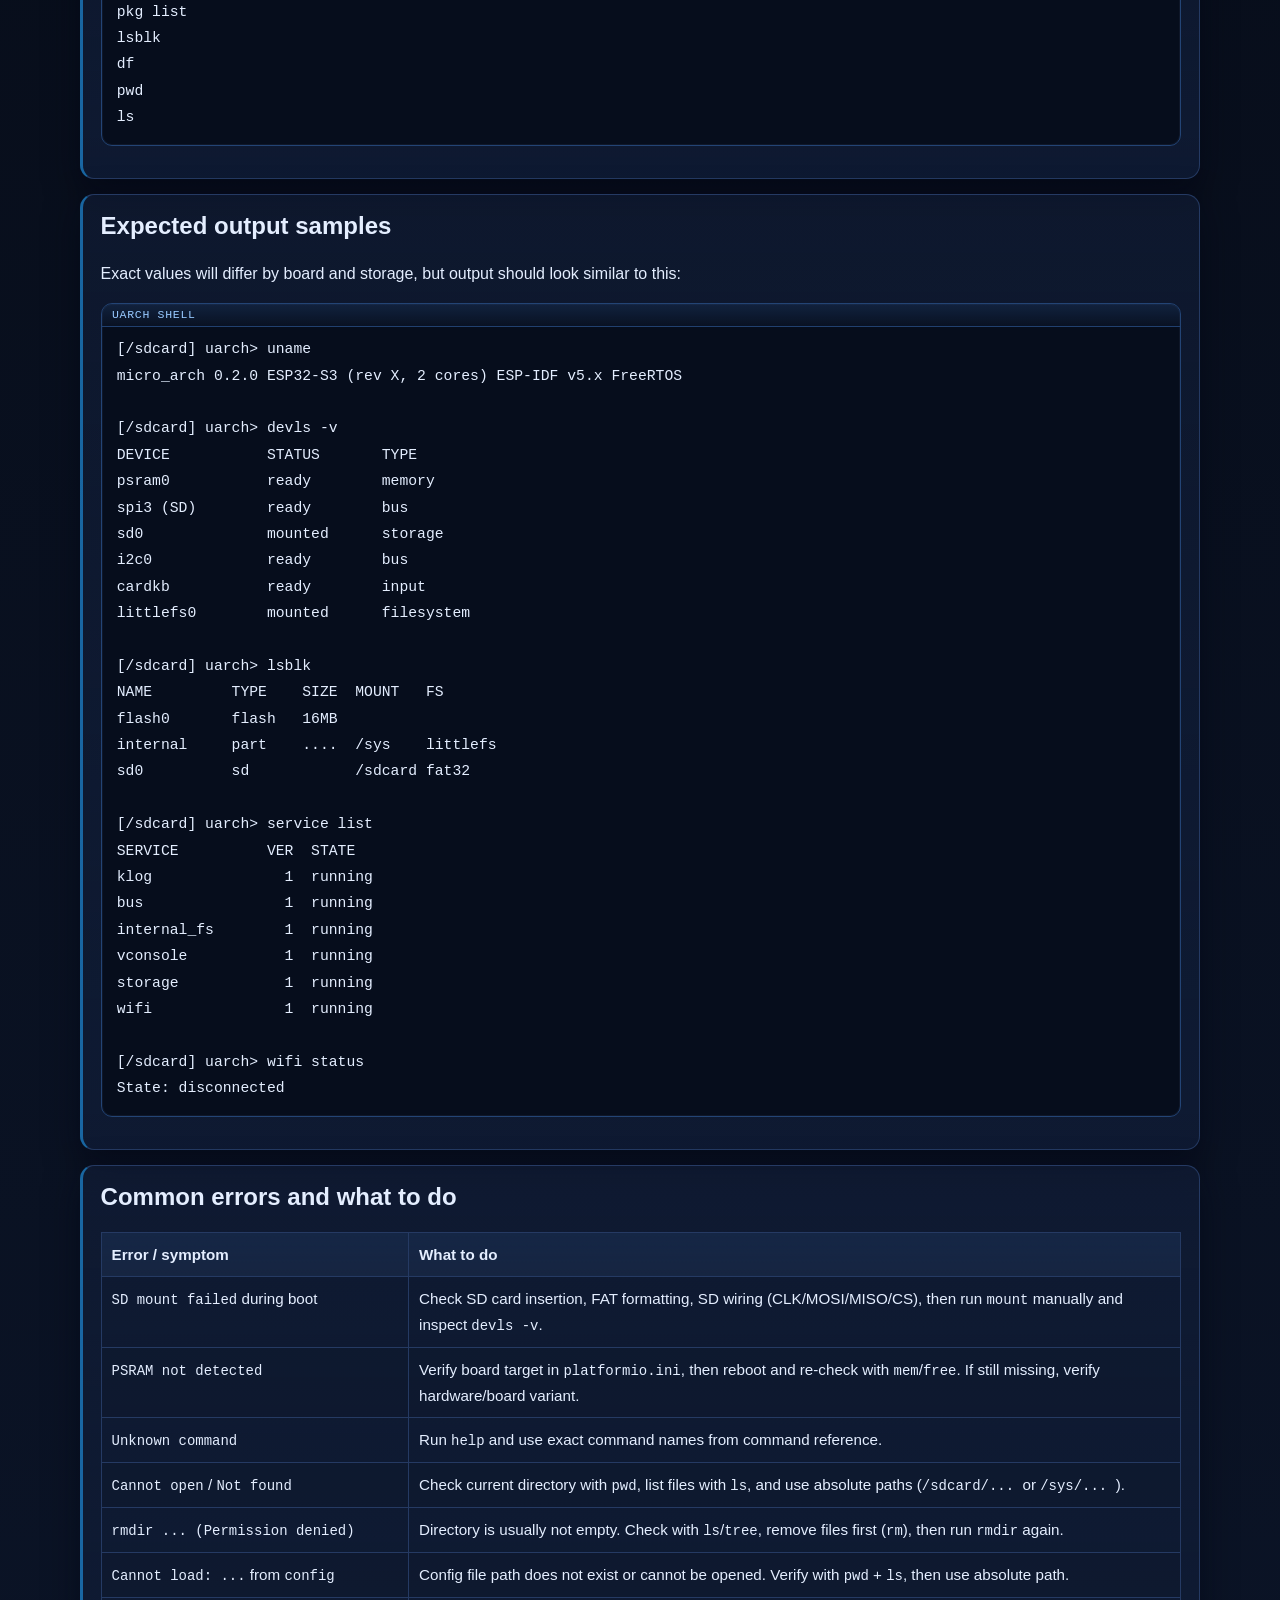
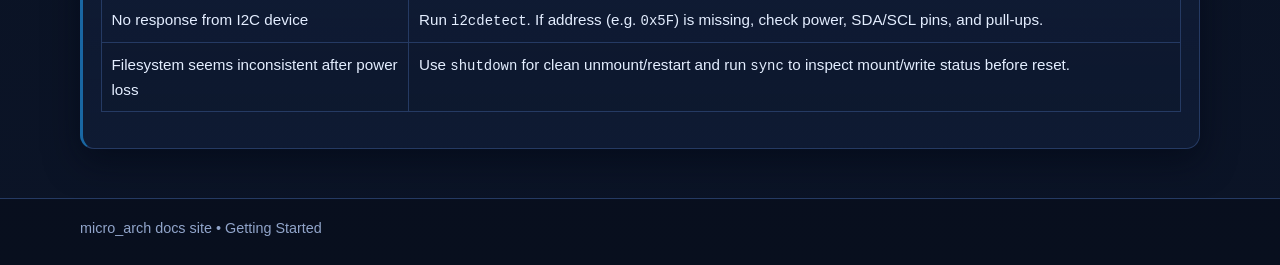
<file: docs-site/getting-started.html>
<!doctype html>
<html lang="en">
<head>
  <meta charset="utf-8">
  <meta name="viewport" content="width=device-width, initial-scale=1">
  <title>Getting Started • micro_arch</title>
  <link rel="stylesheet" href="styles.css">
</head>
<body>
  <header>
    <div class="container header-row">
      <a class="brand" href="index.html">micro_arch docs</a>
      <nav>
        <a href="index.html">Home</a>
        <a class="active" href="getting-started.html">Getting Started</a>
        <a href="architecture.html">Architecture</a>
        <a href="command-reference.html">Command Reference</a>
        <a href="use-cases.html">Use Cases</a>
        <a href="tutorials.html">Tutorials</a>
        <a href="testing-checklist.html">Testing Checklist</a>
      </nav>
    </div>
  </header>

  <main class="container">
    <h1>Getting Started</h1>
    <p class="lead">Set up your local toolchain and reach the interactive shell on your ESP32-S3 device.</p>

    <section class="card">
      <h2>Prerequisites</h2>
      <ul>
        <li>ESP32-S3 board (configured in <code>platformio.ini</code> as <code>freenove_esp32_s3_wroom</code>)</li>
        <li>PlatformIO CLI installed</li>
        <li>USB serial connection to your board</li>
      </ul>
    </section>

    <section class="card">
      <h2>Build, flash, and monitor</h2>
      <pre><code>cd /path/to/micro_arch
pio run
pio run -t upload
pio device monitor -b 115200</code></pre>

      <p>Project defaults:</p>
      <ul>
        <li>Framework: ESP-IDF</li>
        <li>Flash size: 16 MB with custom partition table (<code>partitions_16MB.csv</code>)</li>
        <li>Monitor speed: 115200</li>
      </ul>
    </section>

    <section class="card">
      <h2>Expected boot sequence</h2>
      <ol>
        <li>Kernel log ring buffer is initialized.</li>
        <li>Boot beep plays on buzzer pin.</li>
        <li>PSRAM info is printed.</li>
        <li>Virtual console ring buffer initializes in PSRAM.</li>
        <li>Internal LittleFS mounts at <code>/sys</code>.</li>
        <li>Default <code>/sys/etc/fstab</code> is created if missing.</li>
        <li>SPI and I2C buses initialize.</li>
        <li>Filesystems are mounted from <code>fstab</code> entries.</li>
         <li>Filesystem skeleton is ensured under <code>/sdcard</code>.</li>
         <li>Service registry is initialized and core services are registered.</li>
         <li>Module runtime (<code>symtab</code> + <code>module_mgr</code>) initializes.</li>
         <li>Optional services initialize: display mux, Wi-Fi, package manager.</li>
         <li>Shell commands are registered and prompt starts.</li>
       </ol>
     </section>

    <section class="card">
      <h2>First commands to run</h2>
      <pre><code>help
uname
devls -v
fstab
vconsole status
service list
wifi status
pkg list
lsblk
df
pwd
ls</code></pre>
    </section>

    <section class="card">
      <h2>Expected output samples</h2>
      <p>Exact values will differ by board and storage, but output should look similar to this:</p>
      <pre><code>[/sdcard] uarch&gt; uname
micro_arch 0.2.0 ESP32-S3 (rev X, 2 cores) ESP-IDF v5.x FreeRTOS

[/sdcard] uarch&gt; devls -v
DEVICE           STATUS       TYPE
psram0           ready        memory
spi3 (SD)        ready        bus
sd0              mounted      storage
i2c0             ready        bus
cardkb           ready        input
littlefs0        mounted      filesystem

[/sdcard] uarch&gt; lsblk
NAME         TYPE    SIZE  MOUNT   FS
flash0       flash   16MB
internal     part    ....  /sys    littlefs
sd0          sd            /sdcard fat32

[/sdcard] uarch&gt; service list
SERVICE          VER  STATE
klog               1  running
bus                1  running
internal_fs        1  running
vconsole           1  running
storage            1  running
wifi               1  running

[/sdcard] uarch&gt; wifi status
State: disconnected</code></pre>
    </section>

    <section class="card">
      <h2>Common errors and what to do</h2>
      <table>
        <thead>
          <tr><th>Error / symptom</th><th>What to do</th></tr>
        </thead>
        <tbody>
          <tr><td><code>SD mount failed</code> during boot</td><td>Check SD card insertion, FAT formatting, SD wiring (CLK/MOSI/MISO/CS), then run <code>mount</code> manually and inspect <code>devls -v</code>.</td></tr>
          <tr><td><code>PSRAM not detected</code></td><td>Verify board target in <code>platformio.ini</code>, then reboot and re-check with <code>mem</code>/<code>free</code>. If still missing, verify hardware/board variant.</td></tr>
          <tr><td><code>Unknown command</code></td><td>Run <code>help</code> and use exact command names from command reference.</td></tr>
          <tr><td><code>Cannot open</code> / <code>Not found</code></td><td>Check current directory with <code>pwd</code>, list files with <code>ls</code>, and use absolute paths (<code>/sdcard/... </code> or <code>/sys/... </code>).</td></tr>
          <tr><td><code>rmdir ... (Permission denied)</code></td><td>Directory is usually not empty. Check with <code>ls</code>/<code>tree</code>, remove files first (<code>rm</code>), then run <code>rmdir</code> again.</td></tr>
          <tr><td><code>Cannot load: ...</code> from <code>config</code></td><td>Config file path does not exist or cannot be opened. Verify with <code>pwd</code> + <code>ls</code>, then use absolute path.</td></tr>
          <tr><td>No response from I2C device</td><td>Run <code>i2cdetect</code>. If address (e.g. <code>0x5F</code>) is missing, check power, SDA/SCL pins, and pull-ups.</td></tr>
          <tr><td>Filesystem seems inconsistent after power loss</td><td>Use <code>shutdown</code> for clean unmount/restart and run <code>sync</code> to inspect mount/write status before reset.</td></tr>
        </tbody>
      </table>
    </section>
  </main>

  <footer>
    <div class="container">micro_arch docs site • Getting Started</div>
  </footer>
</body>
</html>
</file>
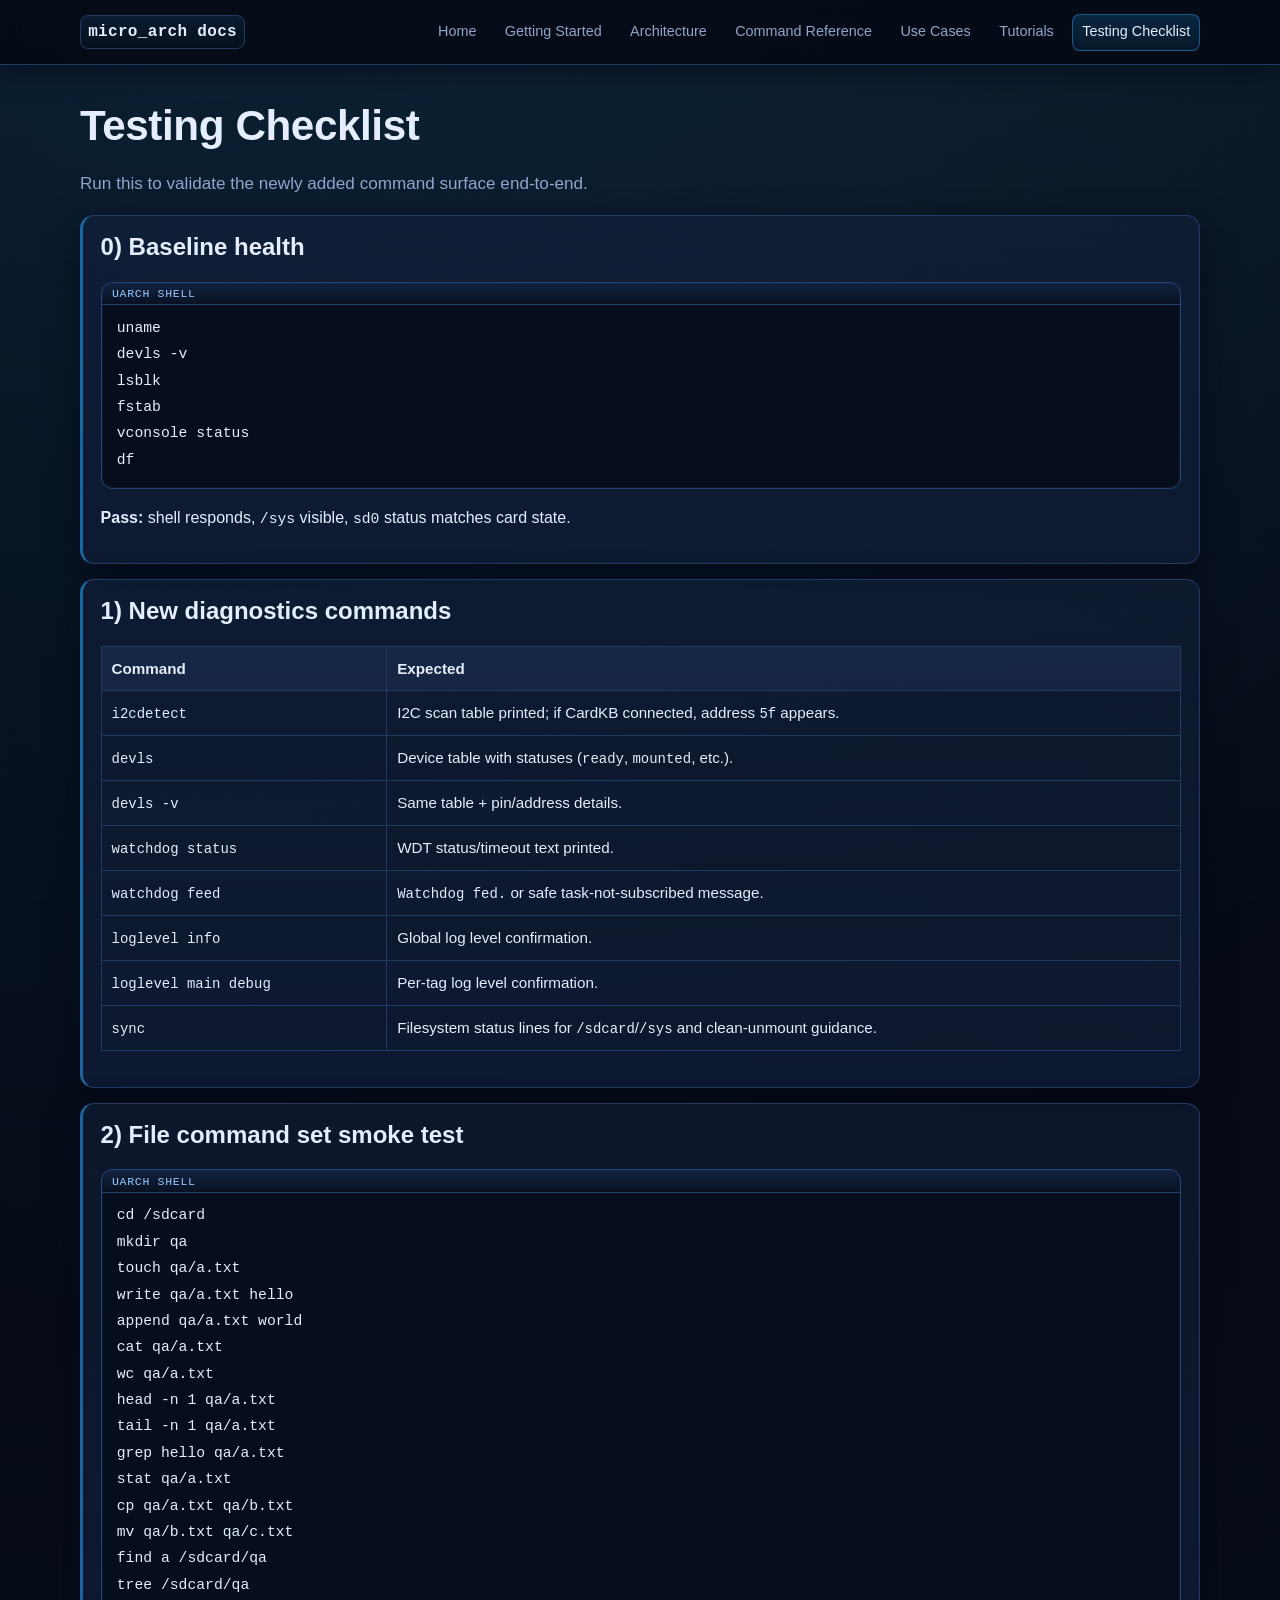
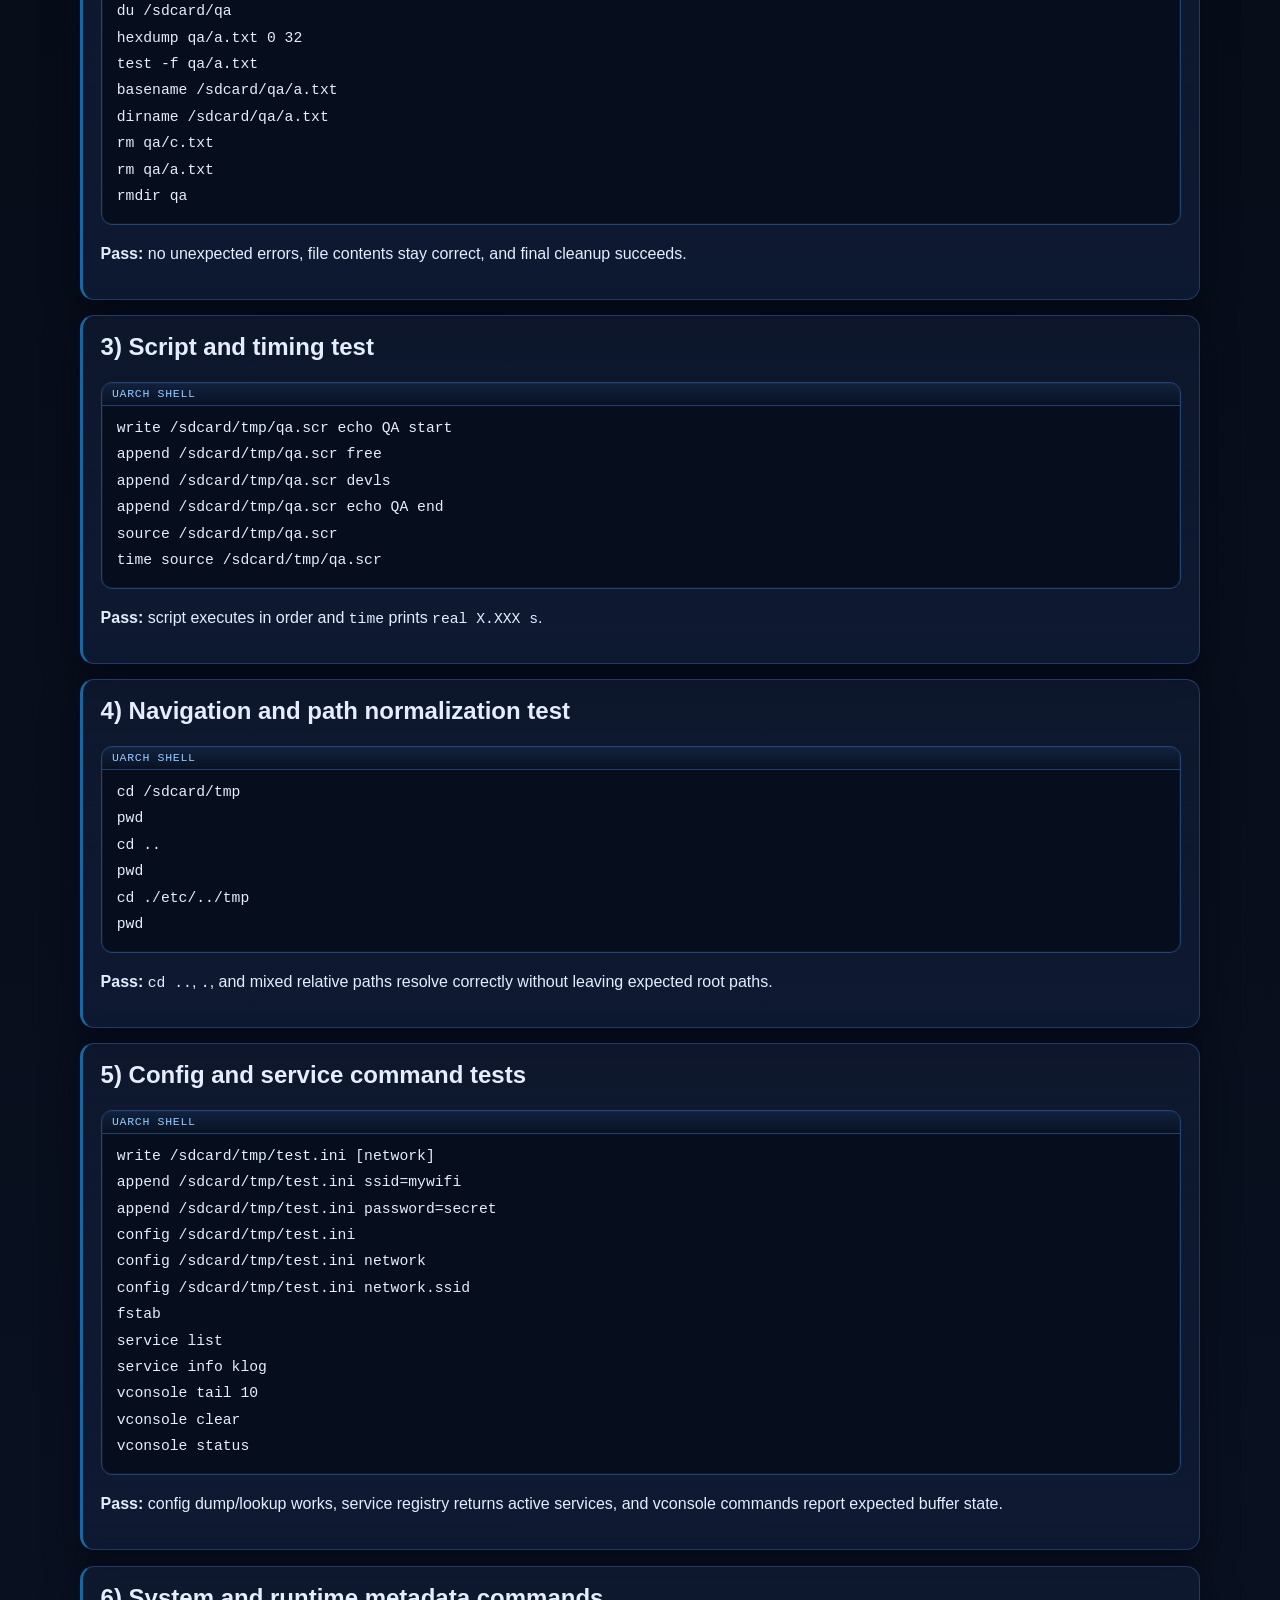
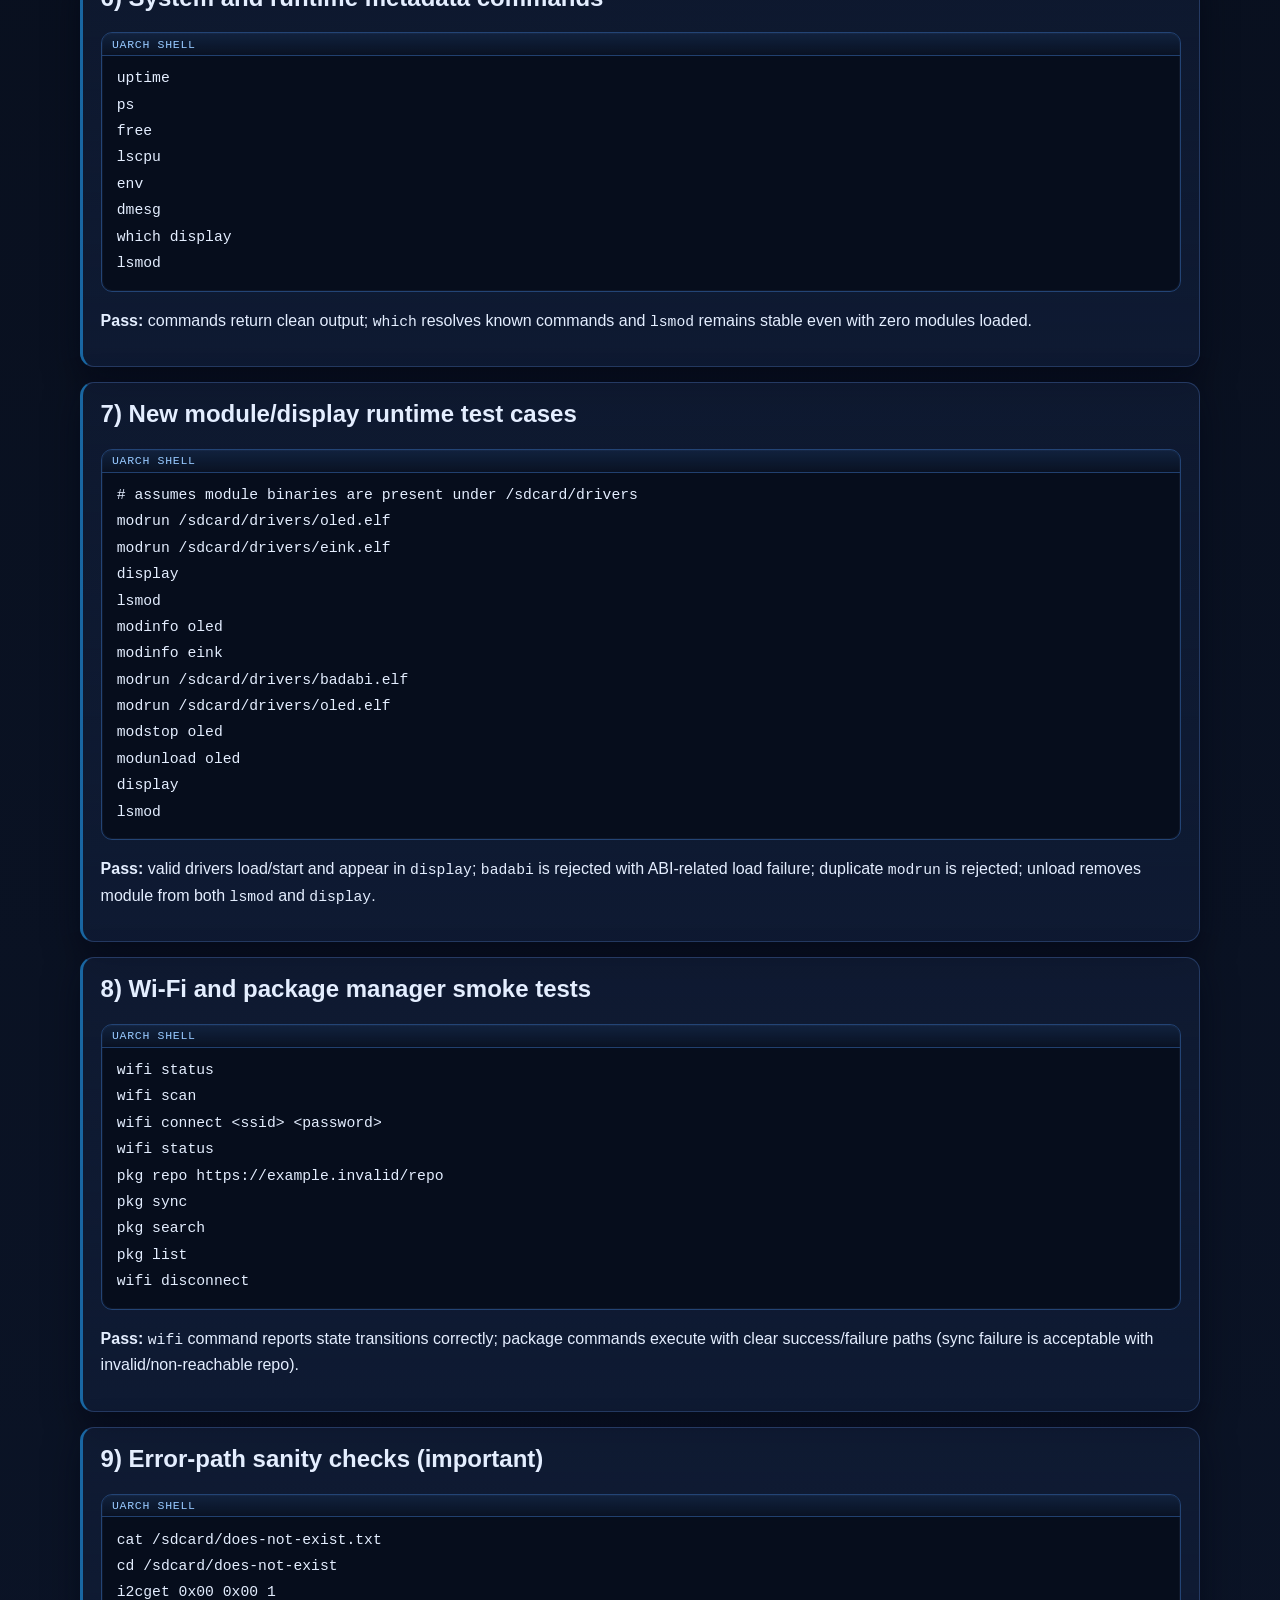
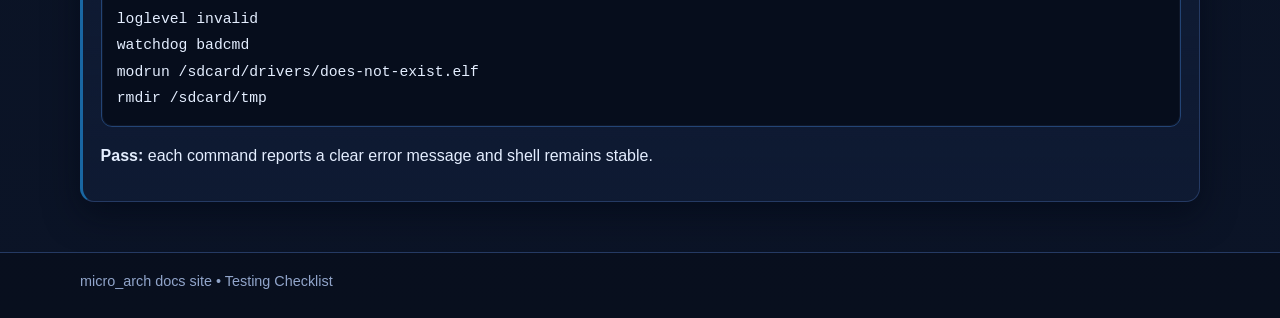
<file: docs-site/testing-checklist.html>
<!doctype html>
<html lang="en">
<head>
  <meta charset="utf-8">
  <meta name="viewport" content="width=device-width, initial-scale=1">
  <title>Testing Checklist • micro_arch</title>
  <link rel="stylesheet" href="styles.css">
</head>
<body>
  <header>
    <div class="container header-row">
      <a class="brand" href="index.html">micro_arch docs</a>
      <nav>
        <a href="index.html">Home</a>
        <a href="getting-started.html">Getting Started</a>
        <a href="architecture.html">Architecture</a>
        <a href="command-reference.html">Command Reference</a>
        <a href="use-cases.html">Use Cases</a>
        <a href="tutorials.html">Tutorials</a>
        <a class="active" href="testing-checklist.html">Testing Checklist</a>
      </nav>
    </div>
  </header>

  <main class="container">
    <h1>Testing Checklist</h1>
    <p class="lead">Run this to validate the newly added command surface end-to-end.</p>

    <section class="card">
      <h2>0) Baseline health</h2>
      <pre><code>uname
devls -v
lsblk
fstab
vconsole status
df</code></pre>
      <p><strong>Pass:</strong> shell responds, <code>/sys</code> visible, <code>sd0</code> status matches card state.</p>
    </section>

    <section class="card">
      <h2>1) New diagnostics commands</h2>
      <table>
        <thead><tr><th>Command</th><th>Expected</th></tr></thead>
        <tbody>
          <tr><td><code>i2cdetect</code></td><td>I2C scan table printed; if CardKB connected, address <code>5f</code> appears.</td></tr>
          <tr><td><code>devls</code></td><td>Device table with statuses (<code>ready</code>, <code>mounted</code>, etc.).</td></tr>
          <tr><td><code>devls -v</code></td><td>Same table + pin/address details.</td></tr>
          <tr><td><code>watchdog status</code></td><td>WDT status/timeout text printed.</td></tr>
          <tr><td><code>watchdog feed</code></td><td><code>Watchdog fed.</code> or safe task-not-subscribed message.</td></tr>
          <tr><td><code>loglevel info</code></td><td>Global log level confirmation.</td></tr>
          <tr><td><code>loglevel main debug</code></td><td>Per-tag log level confirmation.</td></tr>
          <tr><td><code>sync</code></td><td>Filesystem status lines for <code>/sdcard</code>/<code>/sys</code> and clean-unmount guidance.</td></tr>
        </tbody>
      </table>
    </section>

    <section class="card">
      <h2>2) File command set smoke test</h2>
      <pre><code>cd /sdcard
mkdir qa
touch qa/a.txt
write qa/a.txt hello
append qa/a.txt world
cat qa/a.txt
wc qa/a.txt
head -n 1 qa/a.txt
tail -n 1 qa/a.txt
grep hello qa/a.txt
stat qa/a.txt
cp qa/a.txt qa/b.txt
mv qa/b.txt qa/c.txt
find a /sdcard/qa
tree /sdcard/qa
du /sdcard/qa
hexdump qa/a.txt 0 32
test -f qa/a.txt
basename /sdcard/qa/a.txt
dirname /sdcard/qa/a.txt
rm qa/c.txt
rm qa/a.txt
rmdir qa</code></pre>
      <p><strong>Pass:</strong> no unexpected errors, file contents stay correct, and final cleanup succeeds.</p>
    </section>

    <section class="card">
      <h2>3) Script and timing test</h2>
      <pre><code>write /sdcard/tmp/qa.scr echo QA start
append /sdcard/tmp/qa.scr free
append /sdcard/tmp/qa.scr devls
append /sdcard/tmp/qa.scr echo QA end
source /sdcard/tmp/qa.scr
time source /sdcard/tmp/qa.scr</code></pre>
      <p><strong>Pass:</strong> script executes in order and <code>time</code> prints <code>real X.XXX s</code>.</p>
    </section>

    <section class="card">
      <h2>4) Navigation and path normalization test</h2>
      <pre><code>cd /sdcard/tmp
pwd
cd ..
pwd
cd ./etc/../tmp
pwd</code></pre>
      <p><strong>Pass:</strong> <code>cd ..</code>, <code>.</code>, and mixed relative paths resolve correctly without leaving expected root paths.</p>
    </section>

    <section class="card">
      <h2>5) Config and service command tests</h2>
      <pre><code>write /sdcard/tmp/test.ini [network]
append /sdcard/tmp/test.ini ssid=mywifi
append /sdcard/tmp/test.ini password=secret
config /sdcard/tmp/test.ini
config /sdcard/tmp/test.ini network
config /sdcard/tmp/test.ini network.ssid
fstab
service list
service info klog
vconsole tail 10
vconsole clear
vconsole status</code></pre>
      <p><strong>Pass:</strong> config dump/lookup works, service registry returns active services, and vconsole commands report expected buffer state.</p>
    </section>

    <section class="card">
      <h2>6) System and runtime metadata commands</h2>
      <pre><code>uptime
ps
free
lscpu
env
dmesg
which display
lsmod</code></pre>
      <p><strong>Pass:</strong> commands return clean output; <code>which</code> resolves known commands and <code>lsmod</code> remains stable even with zero modules loaded.</p>
    </section>

    <section class="card">
      <h2>7) New module/display runtime test cases</h2>
      <pre><code># assumes module binaries are present under /sdcard/drivers
modrun /sdcard/drivers/oled.elf
modrun /sdcard/drivers/eink.elf
display
lsmod
modinfo oled
modinfo eink
modrun /sdcard/drivers/badabi.elf
modrun /sdcard/drivers/oled.elf
modstop oled
modunload oled
display
lsmod</code></pre>
      <p><strong>Pass:</strong> valid drivers load/start and appear in <code>display</code>; <code>badabi</code> is rejected with ABI-related load failure; duplicate <code>modrun</code> is rejected; unload removes module from both <code>lsmod</code> and <code>display</code>.</p>
    </section>

    <section class="card">
      <h2>8) Wi-Fi and package manager smoke tests</h2>
      <pre><code>wifi status
wifi scan
wifi connect &lt;ssid&gt; &lt;password&gt;
wifi status
pkg repo https://example.invalid/repo
pkg sync
pkg search
pkg list
wifi disconnect</code></pre>
      <p><strong>Pass:</strong> <code>wifi</code> command reports state transitions correctly; package commands execute with clear success/failure paths (sync failure is acceptable with invalid/non-reachable repo).</p>
    </section>

    <section class="card">
      <h2>9) Error-path sanity checks (important)</h2>
      <pre><code>cat /sdcard/does-not-exist.txt
cd /sdcard/does-not-exist
i2cget 0x00 0x00 1
loglevel invalid
watchdog badcmd
modrun /sdcard/drivers/does-not-exist.elf
rmdir /sdcard/tmp</code></pre>
      <p><strong>Pass:</strong> each command reports a clear error message and shell remains stable.</p>
    </section>
  </main>

  <footer>
    <div class="container">micro_arch docs site • Testing Checklist</div>
  </footer>
</body>
</html>
</file>
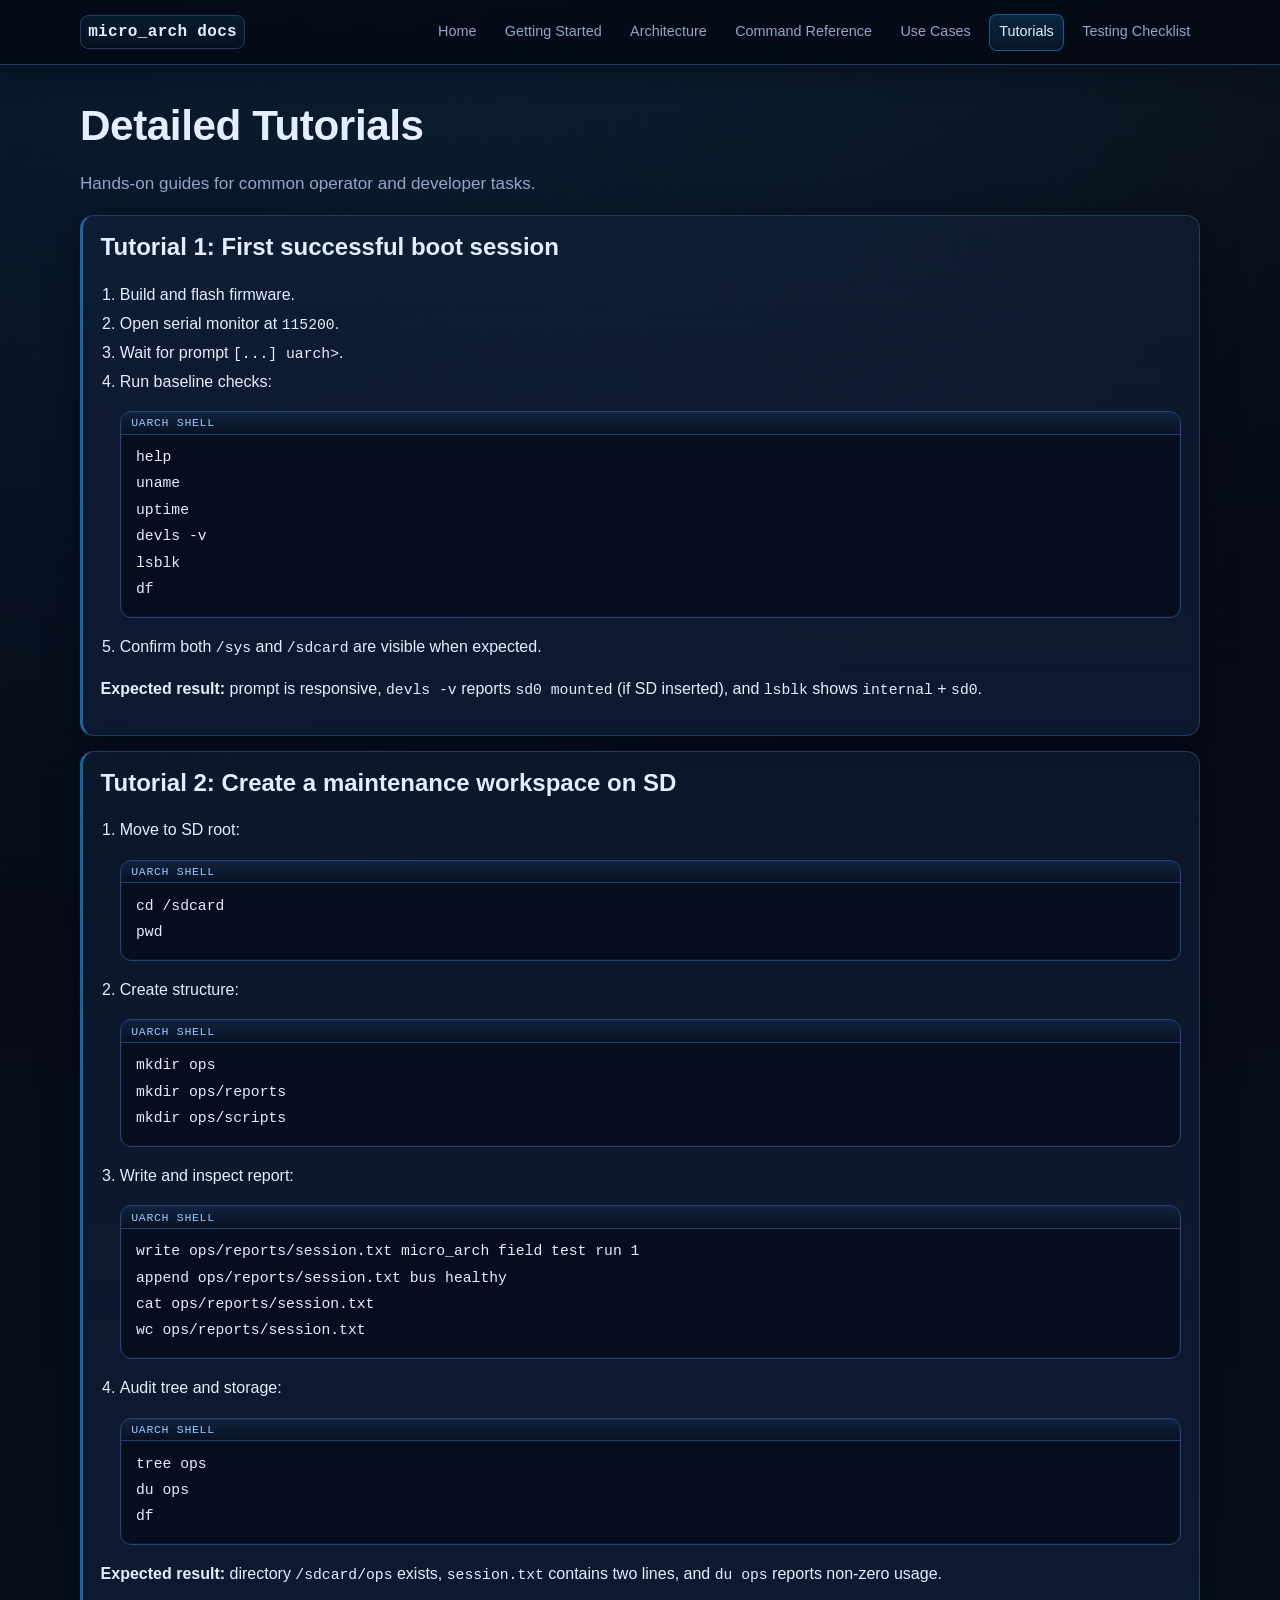
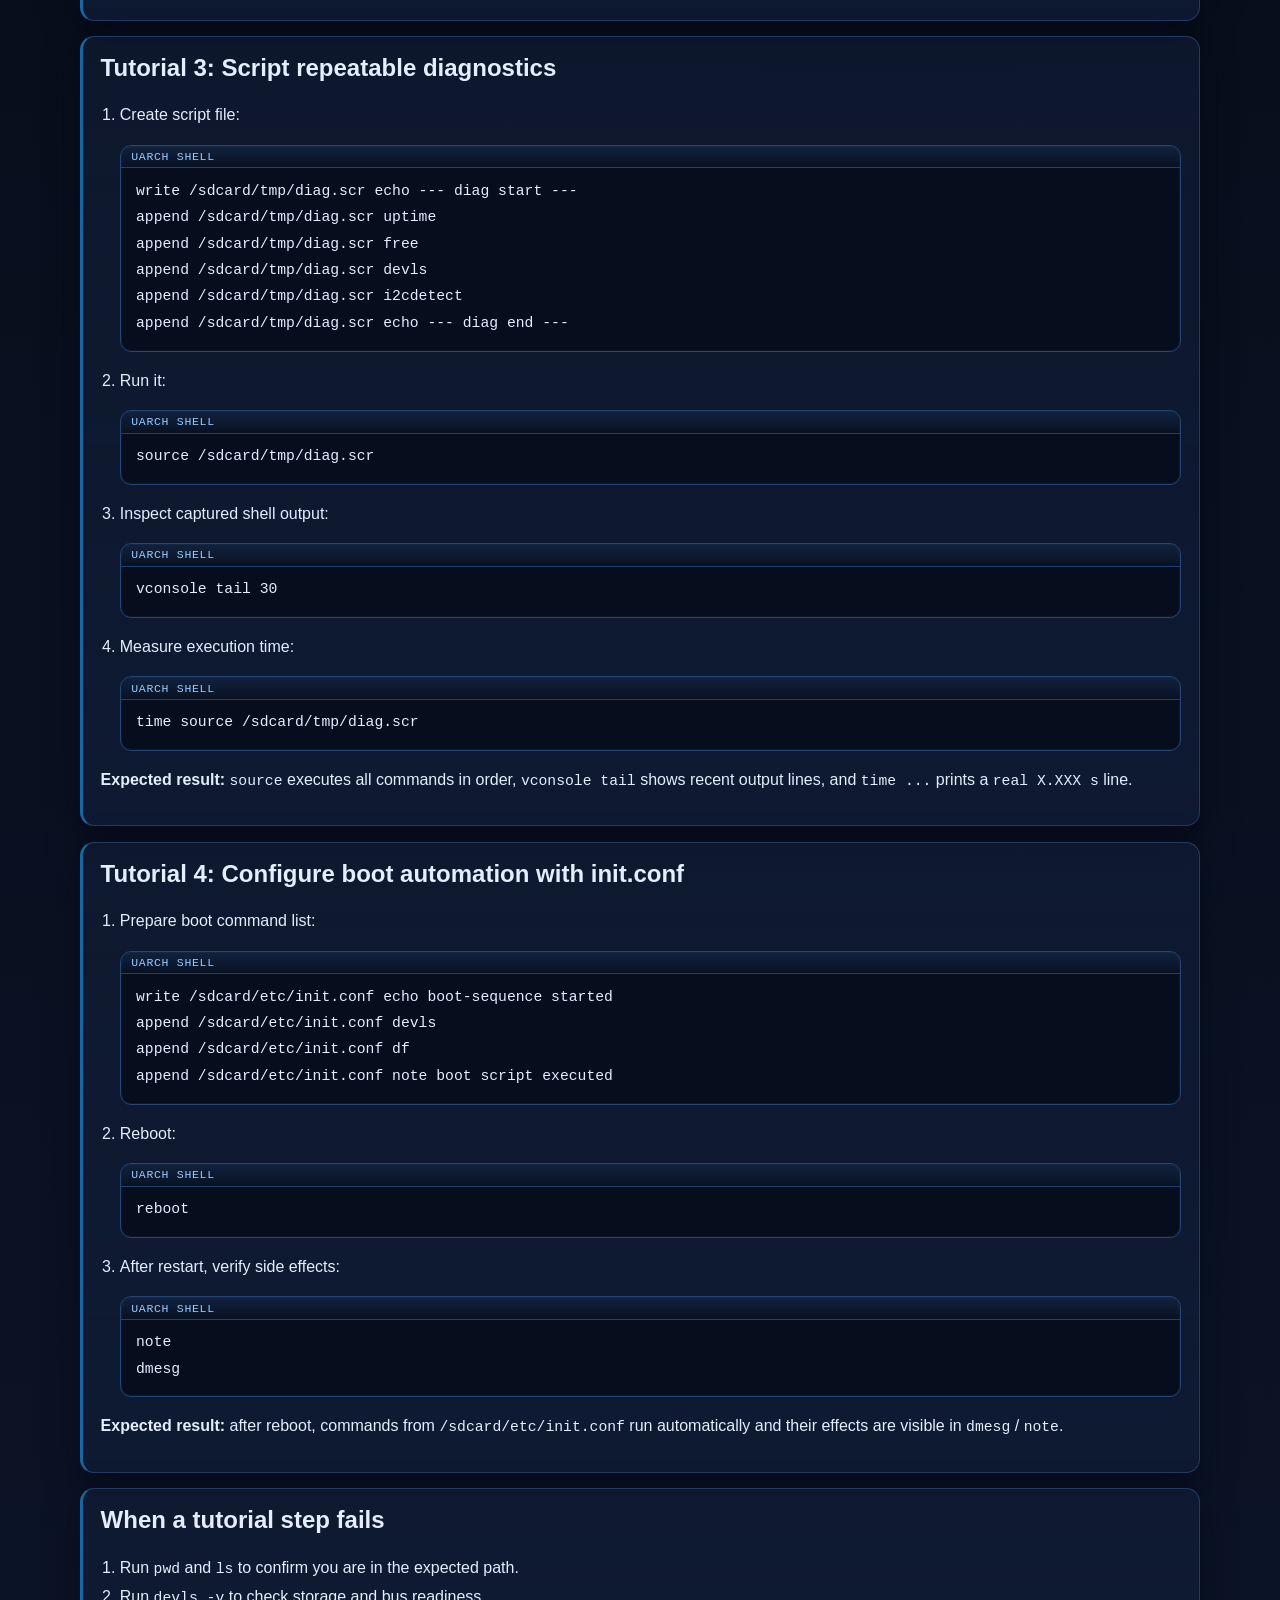
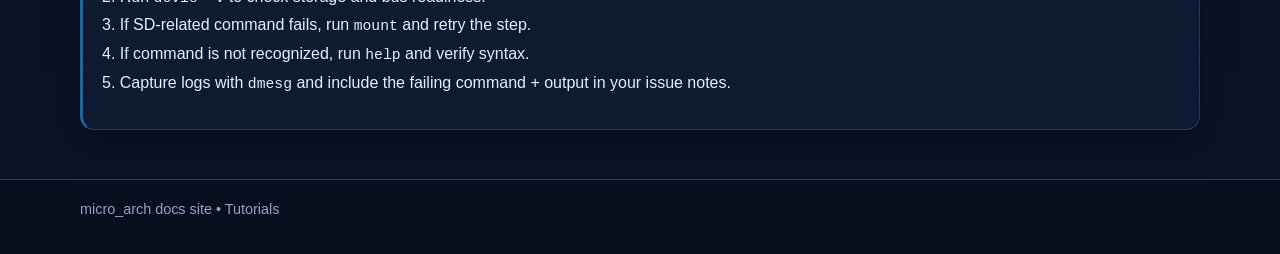
<file: docs-site/tutorials.html>
<!doctype html>
<html lang="en">
<head>
  <meta charset="utf-8">
  <meta name="viewport" content="width=device-width, initial-scale=1">
  <title>Tutorials • micro_arch</title>
  <link rel="stylesheet" href="styles.css">
</head>
<body>
  <header>
    <div class="container header-row">
      <a class="brand" href="index.html">micro_arch docs</a>
      <nav>
        <a href="index.html">Home</a>
        <a href="getting-started.html">Getting Started</a>
        <a href="architecture.html">Architecture</a>
        <a href="command-reference.html">Command Reference</a>
        <a href="use-cases.html">Use Cases</a>
        <a class="active" href="tutorials.html">Tutorials</a>
        <a href="testing-checklist.html">Testing Checklist</a>
      </nav>
    </div>
  </header>

  <main class="container">
    <h1>Detailed Tutorials</h1>
    <p class="lead">Hands-on guides for common operator and developer tasks.</p>

    <section class="card">
      <h2>Tutorial 1: First successful boot session</h2>
      <ol>
        <li>Build and flash firmware.</li>
        <li>Open serial monitor at <code>115200</code>.</li>
        <li>Wait for prompt <code>[...] uarch&gt;</code>.</li>
        <li>Run baseline checks:
          <pre><code>help
uname
uptime
devls -v
lsblk
df</code></pre>
        </li>
        <li>Confirm both <code>/sys</code> and <code>/sdcard</code> are visible when expected.</li>
      </ol>
      <p><strong>Expected result:</strong> prompt is responsive, <code>devls -v</code> reports <code>sd0 mounted</code> (if SD inserted), and <code>lsblk</code> shows <code>internal</code> + <code>sd0</code>.</p>
    </section>

    <section class="card">
      <h2>Tutorial 2: Create a maintenance workspace on SD</h2>
      <ol>
        <li>Move to SD root:
          <pre><code>cd /sdcard
pwd</code></pre>
        </li>
        <li>Create structure:
          <pre><code>mkdir ops
mkdir ops/reports
mkdir ops/scripts</code></pre>
        </li>
        <li>Write and inspect report:
          <pre><code>write ops/reports/session.txt micro_arch field test run 1
append ops/reports/session.txt bus healthy
cat ops/reports/session.txt
wc ops/reports/session.txt</code></pre>
        </li>
        <li>Audit tree and storage:
          <pre><code>tree ops
du ops
df</code></pre>
        </li>
      </ol>
      <p><strong>Expected result:</strong> directory <code>/sdcard/ops</code> exists, <code>session.txt</code> contains two lines, and <code>du ops</code> reports non-zero usage.</p>
    </section>

    <section class="card">
      <h2>Tutorial 3: Script repeatable diagnostics</h2>
      <ol>
        <li>Create script file:
          <pre><code>write /sdcard/tmp/diag.scr echo --- diag start ---
append /sdcard/tmp/diag.scr uptime
append /sdcard/tmp/diag.scr free
append /sdcard/tmp/diag.scr devls
append /sdcard/tmp/diag.scr i2cdetect
append /sdcard/tmp/diag.scr echo --- diag end ---</code></pre>
        </li>
        <li>Run it:
          <pre><code>source /sdcard/tmp/diag.scr</code></pre>
        </li>
        <li>Inspect captured shell output:
          <pre><code>vconsole tail 30</code></pre>
        </li>
        <li>Measure execution time:
          <pre><code>time source /sdcard/tmp/diag.scr</code></pre>
        </li>
      </ol>
      <p><strong>Expected result:</strong> <code>source</code> executes all commands in order, <code>vconsole tail</code> shows recent output lines, and <code>time ...</code> prints a <code>real X.XXX s</code> line.</p>
    </section>

    <section class="card">
      <h2>Tutorial 4: Configure boot automation with init.conf</h2>
      <ol>
        <li>Prepare boot command list:
          <pre><code>write /sdcard/etc/init.conf echo boot-sequence started
append /sdcard/etc/init.conf devls
append /sdcard/etc/init.conf df
append /sdcard/etc/init.conf note boot script executed</code></pre>
        </li>
        <li>Reboot:
          <pre><code>reboot</code></pre>
        </li>
        <li>After restart, verify side effects:
          <pre><code>note
dmesg</code></pre>
        </li>
      </ol>
      <p><strong>Expected result:</strong> after reboot, commands from <code>/sdcard/etc/init.conf</code> run automatically and their effects are visible in <code>dmesg</code> / <code>note</code>.</p>
    </section>

    <section class="card">
      <h2>When a tutorial step fails</h2>
      <ol>
        <li>Run <code>pwd</code> and <code>ls</code> to confirm you are in the expected path.</li>
        <li>Run <code>devls -v</code> to check storage and bus readiness.</li>
        <li>If SD-related command fails, run <code>mount</code> and retry the step.</li>
        <li>If command is not recognized, run <code>help</code> and verify syntax.</li>
        <li>Capture logs with <code>dmesg</code> and include the failing command + output in your issue notes.</li>
      </ol>
    </section>
  </main>

  <footer>
    <div class="container">micro_arch docs site • Tutorials</div>
  </footer>
</body>
</html>
</file>
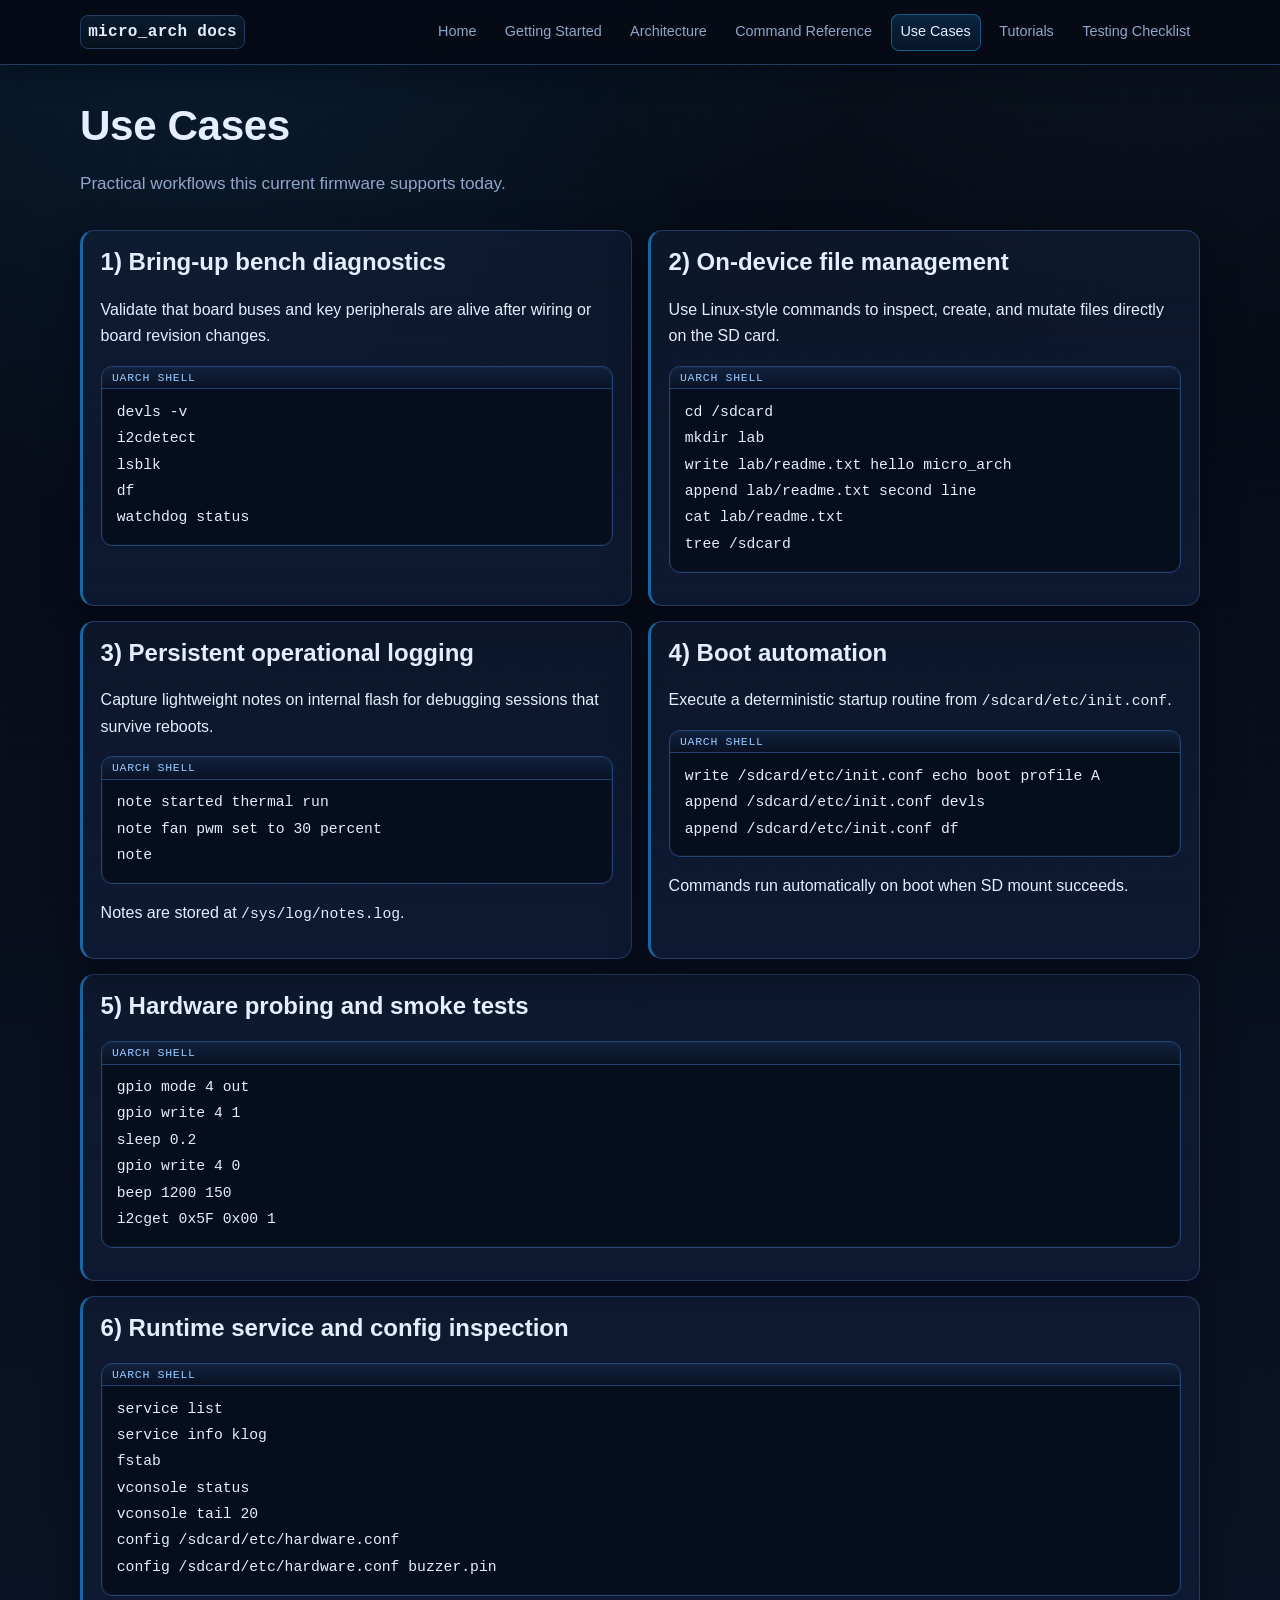
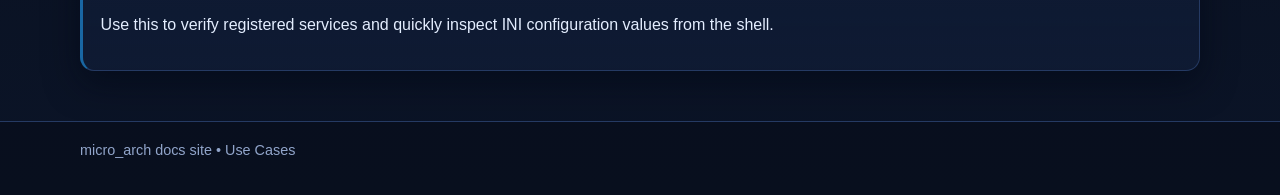
<file: docs-site/use-cases.html>
<!doctype html>
<html lang="en">
<head>
  <meta charset="utf-8">
  <meta name="viewport" content="width=device-width, initial-scale=1">
  <title>Use Cases • micro_arch</title>
  <link rel="stylesheet" href="styles.css">
</head>
<body>
  <header>
    <div class="container header-row">
      <a class="brand" href="index.html">micro_arch docs</a>
      <nav>
        <a href="index.html">Home</a>
        <a href="getting-started.html">Getting Started</a>
        <a href="architecture.html">Architecture</a>
        <a href="command-reference.html">Command Reference</a>
        <a class="active" href="use-cases.html">Use Cases</a>
        <a href="tutorials.html">Tutorials</a>
        <a href="testing-checklist.html">Testing Checklist</a>
      </nav>
    </div>
  </header>

  <main class="container">
    <h1>Use Cases</h1>
    <p class="lead">Practical workflows this current firmware supports today.</p>

    <section class="grid cols-2">
      <article class="card">
        <h2>1) Bring-up bench diagnostics</h2>
        <p>Validate that board buses and key peripherals are alive after wiring or board revision changes.</p>
        <pre><code>devls -v
i2cdetect
lsblk
df
watchdog status</code></pre>
      </article>

      <article class="card">
        <h2>2) On-device file management</h2>
        <p>Use Linux-style commands to inspect, create, and mutate files directly on the SD card.</p>
        <pre><code>cd /sdcard
mkdir lab
write lab/readme.txt hello micro_arch
append lab/readme.txt second line
cat lab/readme.txt
tree /sdcard</code></pre>
      </article>
    </section>

    <section class="grid cols-2">
      <article class="card">
        <h2>3) Persistent operational logging</h2>
        <p>Capture lightweight notes on internal flash for debugging sessions that survive reboots.</p>
        <pre><code>note started thermal run
note fan pwm set to 30 percent
note</code></pre>
        <p>Notes are stored at <code>/sys/log/notes.log</code>.</p>
      </article>

      <article class="card">
        <h2>4) Boot automation</h2>
        <p>Execute a deterministic startup routine from <code>/sdcard/etc/init.conf</code>.</p>
        <pre><code>write /sdcard/etc/init.conf echo boot profile A
append /sdcard/etc/init.conf devls
append /sdcard/etc/init.conf df</code></pre>
        <p>Commands run automatically on boot when SD mount succeeds.</p>
      </article>
    </section>

    <section class="card">
      <h2>5) Hardware probing and smoke tests</h2>
      <pre><code>gpio mode 4 out
gpio write 4 1
sleep 0.2
gpio write 4 0
beep 1200 150
i2cget 0x5F 0x00 1</code></pre>
    </section>

    <section class="card">
      <h2>6) Runtime service and config inspection</h2>
      <pre><code>service list
service info klog
fstab
vconsole status
vconsole tail 20
config /sdcard/etc/hardware.conf
config /sdcard/etc/hardware.conf buzzer.pin</code></pre>
      <p>Use this to verify registered services and quickly inspect INI configuration values from the shell.</p>
    </section>
  </main>

  <footer>
    <div class="container">micro_arch docs site • Use Cases</div>
  </footer>
</body>
</html>
</file>
<file: docs-site/styles.css>
:root {
  --bg: #050912;
  --bg-soft: #0b1427;
  --panel: #0f1b34;
  --panel-2: #162545;
  --text: #e4eeff;
  --muted: #91a5ca;
  --accent: #23a6ff;
  --accent-2: #6fd3ff;
  --ok: #4ed6a5;
  --warn: #f7c565;
  --border: #253a63;
  --shadow: 0 12px 34px rgba(2, 8, 20, 0.55);
}

* {
  box-sizing: border-box;
}

html {
  scroll-behavior: smooth;
}

body {
  margin: 0;
  font-family: Inter, "Segoe UI", Roboto, Arial, sans-serif;
  color: var(--text);
  background:
    radial-gradient(circle at 15% -10%, rgba(35, 166, 255, 0.16), transparent 32%),
    radial-gradient(circle at 90% -20%, rgba(111, 211, 255, 0.1), transparent 30%),
    linear-gradient(180deg, var(--bg) 0%, var(--bg-soft) 100%);
  line-height: 1.65;
}

body::before {
  content: "";
  position: fixed;
  inset: 0;
  pointer-events: none;
  background-image:
    linear-gradient(rgba(121, 152, 206, 0.07) 1px, transparent 1px),
    linear-gradient(90deg, rgba(121, 152, 206, 0.07) 1px, transparent 1px);
  background-size: 32px 32px;
  opacity: 0.25;
  z-index: -1;
}

.container {
  width: min(1120px, 92vw);
  margin: 0 auto;
}

header {
  border-bottom: 1px solid var(--border);
  background: rgba(5, 10, 20, 0.88);
  position: sticky;
  top: 0;
  backdrop-filter: blur(10px);
  z-index: 10;
  box-shadow: 0 8px 28px rgba(2, 7, 17, 0.45);
}

.header-row {
  display: flex;
  gap: 1rem;
  justify-content: space-between;
  align-items: center;
  padding: 0.85rem 0;
}

.brand {
  font-family: ui-monospace, "SFMono-Regular", Menlo, Consolas, monospace;
  font-weight: 700;
  letter-spacing: 0.02em;
  text-decoration: none;
  color: var(--text);
  padding: 0.15rem 0.45rem;
  border: 1px solid var(--border);
  border-radius: 8px;
  background: linear-gradient(180deg, rgba(35, 166, 255, 0.11), rgba(35, 166, 255, 0.03));
}

nav {
  display: flex;
  flex-wrap: wrap;
  gap: 0.55rem;
}

nav a {
  color: var(--muted);
  text-decoration: none;
  font-size: 0.9rem;
  border: 1px solid transparent;
  border-radius: 8px;
  padding: 0.35rem 0.55rem;
  transition: all 0.16s ease;
}

nav a:hover {
  color: var(--accent-2);
  border-color: var(--border);
  background: rgba(35, 166, 255, 0.08);
}

nav a.active {
  color: var(--text);
  border-color: rgba(35, 166, 255, 0.45);
  background: linear-gradient(180deg, rgba(35, 166, 255, 0.19), rgba(35, 166, 255, 0.08));
}

main {
  padding: 2.2rem 0 3.1rem;
}

h1, h2, h3 {
  line-height: 1.24;
}

h1 {
  margin: 0 0 0.7rem;
  font-size: clamp(1.95rem, 3.3vw, 2.8rem);
  letter-spacing: -0.01em;
}

h2 {
  font-size: clamp(1.22rem, 2vw, 1.5rem);
}

h3 {
  font-size: 1.08rem;
}

.lead {
  color: var(--muted);
  font-size: 1.07rem;
  max-width: 75ch;
}

.grid {
  display: grid;
  gap: 1rem;
}

.grid.cols-2 {
  grid-template-columns: repeat(auto-fit, minmax(290px, 1fr));
}

.card {
  background: linear-gradient(180deg, rgba(22, 37, 69, 0.42), rgba(15, 27, 52, 0.9));
  border: 1px solid var(--border);
  border-left: 3px solid rgba(35, 166, 255, 0.55);
  border-radius: 14px;
  padding: 1rem 1.1rem;
  margin-top: 0.95rem;
  box-shadow: var(--shadow);
}

.card h2,
.card h3 {
  margin-top: 0;
}

.badge {
  display: inline-block;
  font-family: ui-monospace, "SFMono-Regular", Menlo, Consolas, monospace;
  font-size: 0.74rem;
  padding: 0.24rem 0.56rem;
  border-radius: 999px;
  border: 1px solid var(--border);
  color: var(--muted);
  margin-right: 0.4rem;
  margin-bottom: 0.3rem;
  background: rgba(21, 34, 63, 0.9);
}

.badge.ok {
  color: var(--ok);
  border-color: #2b6f5c;
}

.badge.warn {
  color: var(--warn);
  border-color: #7a6228;
}

pre,
code {
  font-family: ui-monospace, "SFMono-Regular", Menlo, Consolas, monospace;
}

code {
  font-size: 0.92em;
}

pre {
  position: relative;
  background: #060d1c;
  border: 1px solid #234475;
  border-radius: 11px;
  padding: 2rem 0.95rem 0.9rem;
  overflow: auto;
  box-shadow: inset 0 0 0 1px rgba(146, 186, 255, 0.06);
}

pre::before {
  content: "uarch shell";
  position: absolute;
  top: 0;
  left: 0;
  right: 0;
  height: 1.35rem;
  display: flex;
  align-items: center;
  padding: 0 0.65rem;
  font-size: 0.72rem;
  letter-spacing: 0.06em;
  text-transform: uppercase;
  color: #97c9ff;
  border-bottom: 1px solid rgba(35, 68, 117, 0.9);
  background: linear-gradient(180deg, rgba(35, 68, 117, 0.38), rgba(20, 36, 63, 0.2));
}

table {
  width: 100%;
  border-collapse: collapse;
  margin: 0.85rem 0 1.25rem;
  font-size: 0.95rem;
  border: 1px solid var(--border);
}

th, td {
  border: 1px solid var(--border);
  padding: 0.56rem 0.62rem;
  vertical-align: top;
}

th {
  background: linear-gradient(180deg, rgba(35, 68, 117, 0.3), rgba(24, 39, 68, 0.85));
  text-align: left;
}

tr:nth-child(even) td {
  background: rgba(14, 24, 44, 0.46);
}

a {
  color: var(--accent-2);
  text-underline-offset: 2px;
}

a:hover {
  color: #9ee3ff;
}

footer {
  border-top: 1px solid var(--border);
  color: var(--muted);
  font-size: 0.9rem;
  padding: 1.1rem 0 2rem;
  background: rgba(8, 14, 28, 0.75);
}

ul, ol {
  padding-left: 1.2rem;
}

li + li {
  margin-top: 0.16rem;
}
</file>
